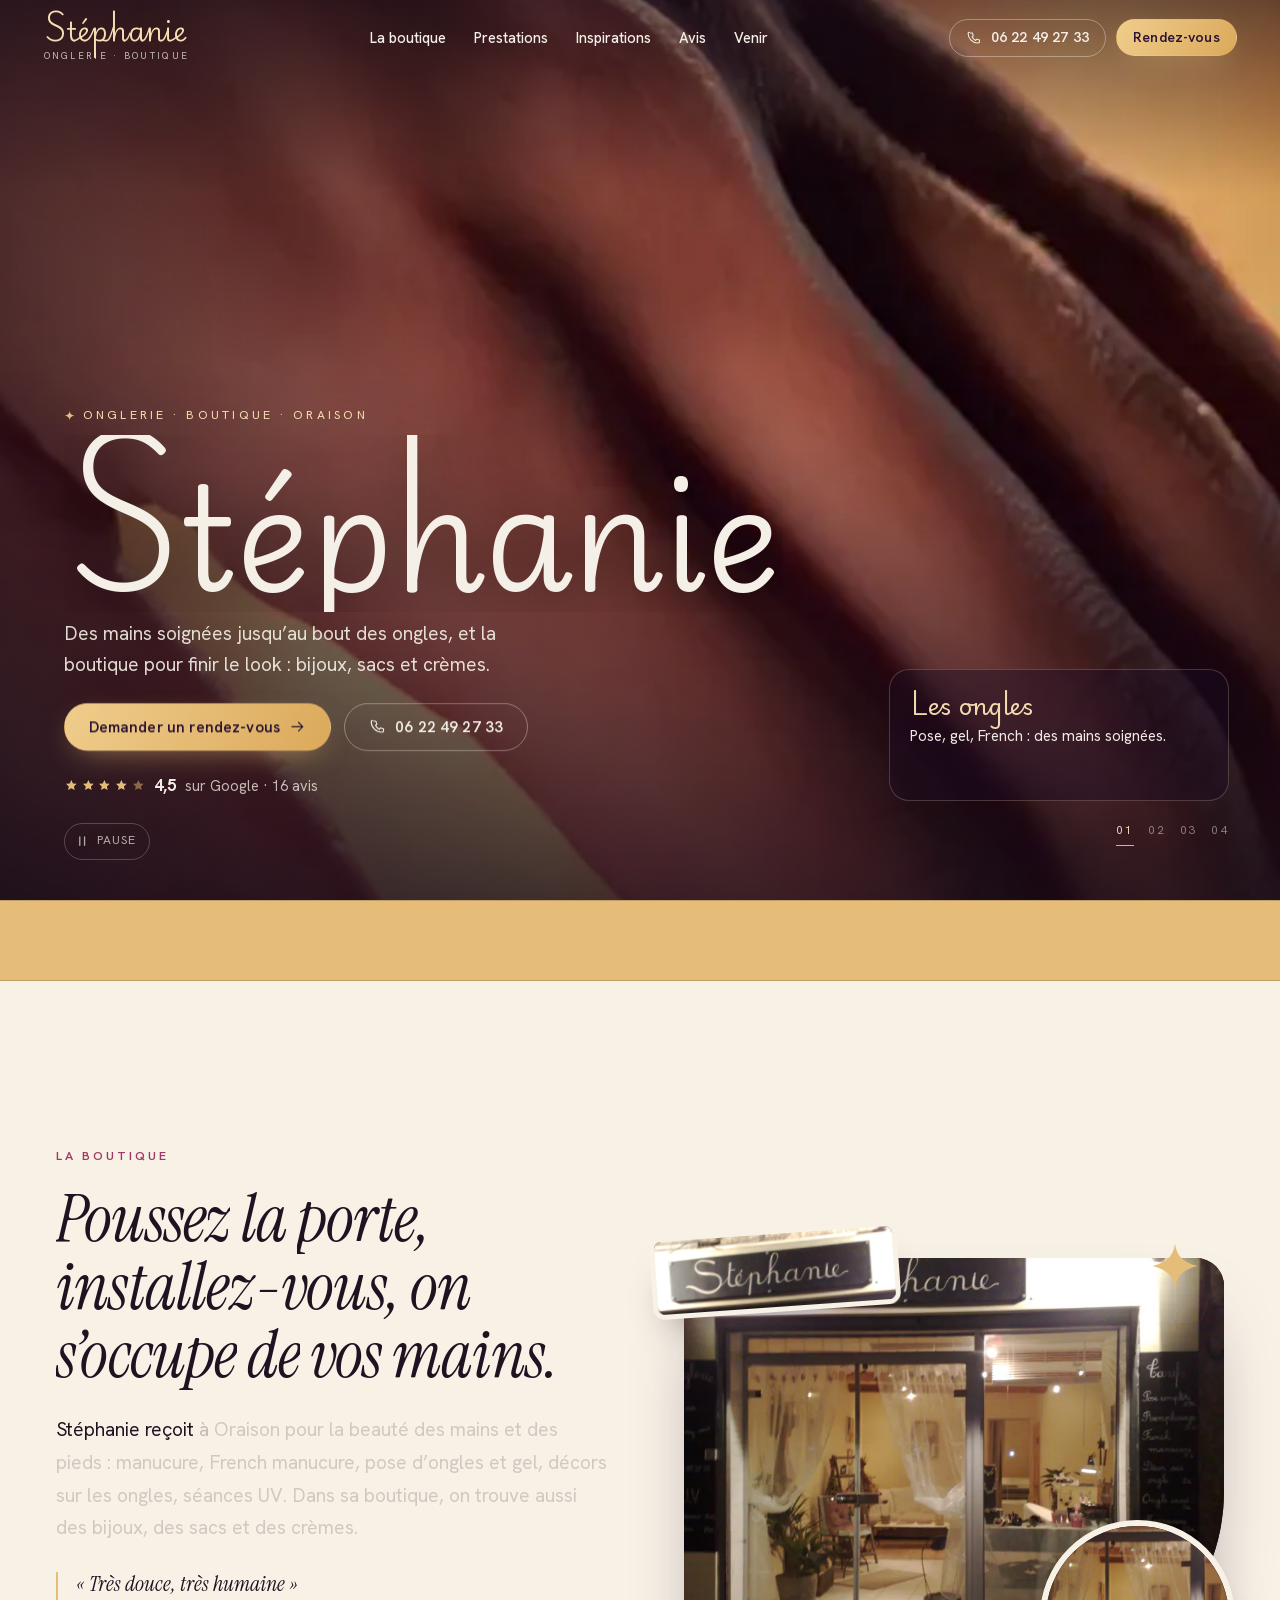
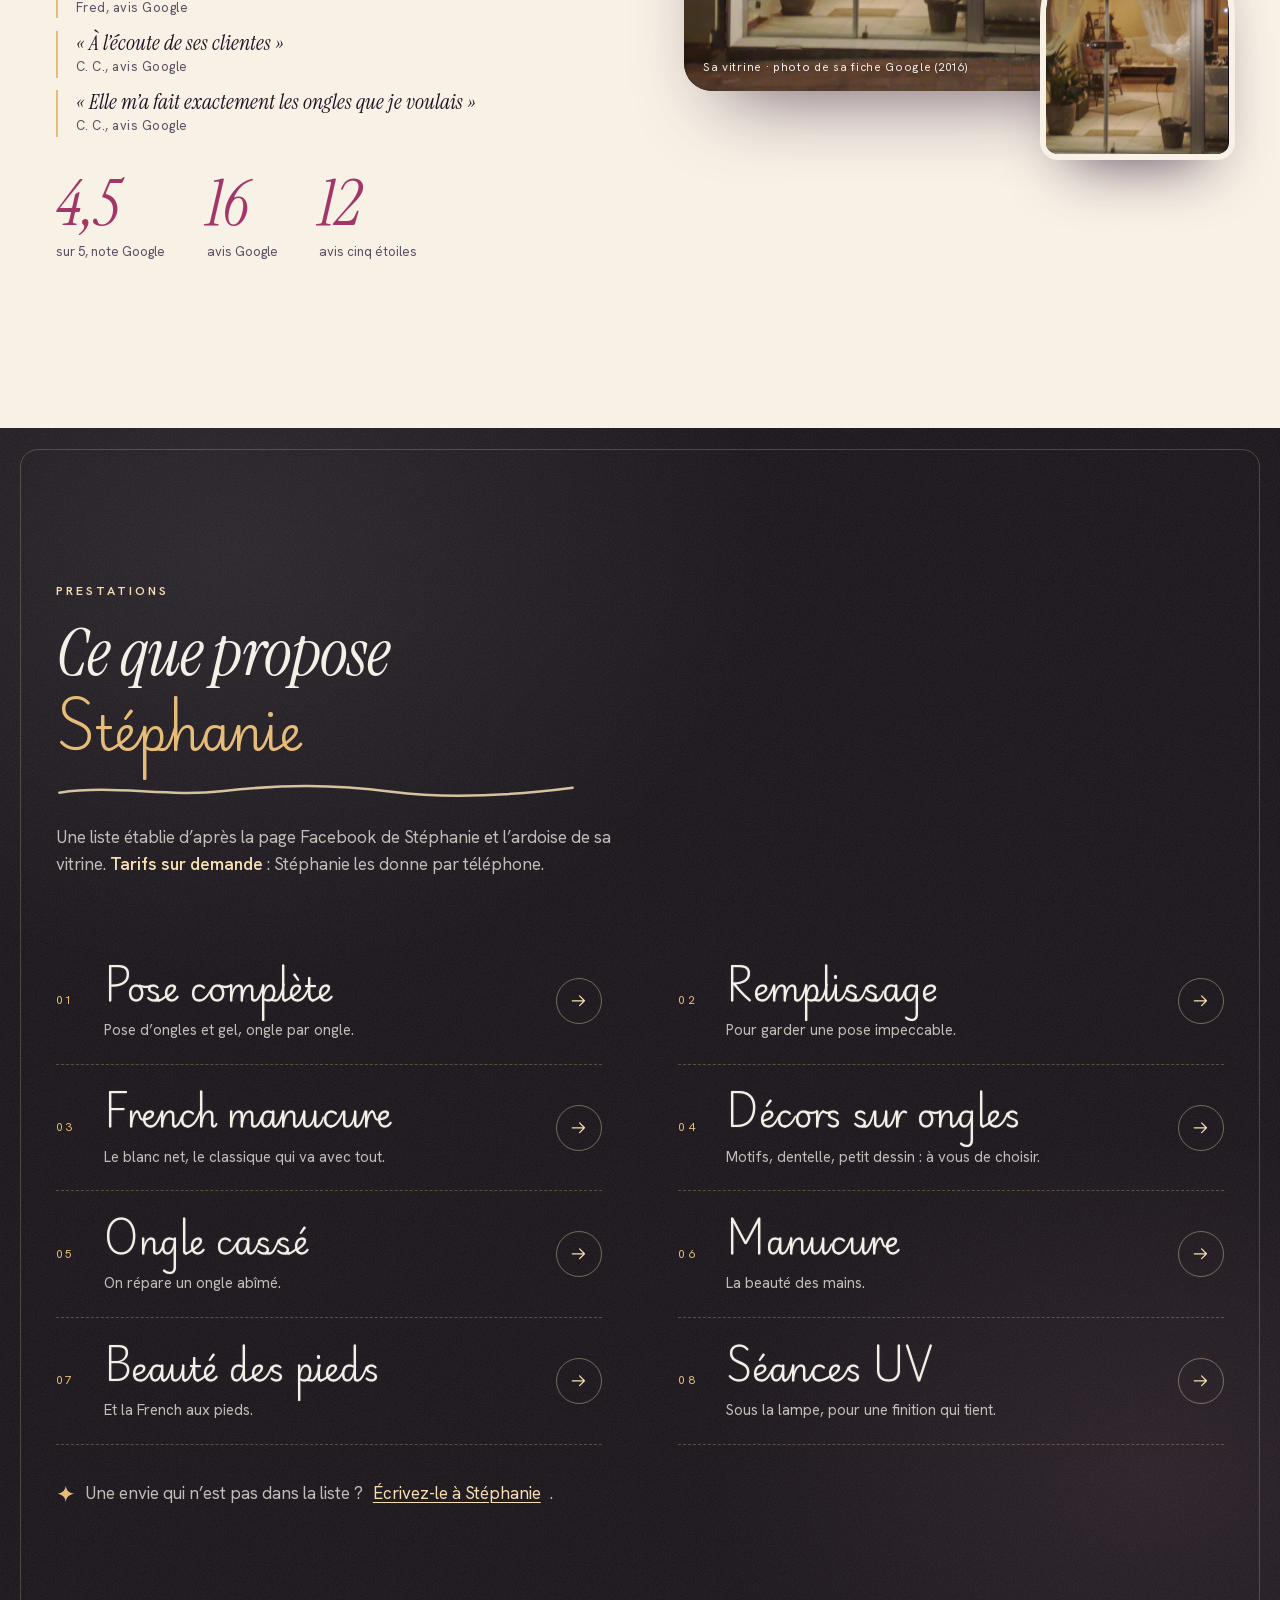
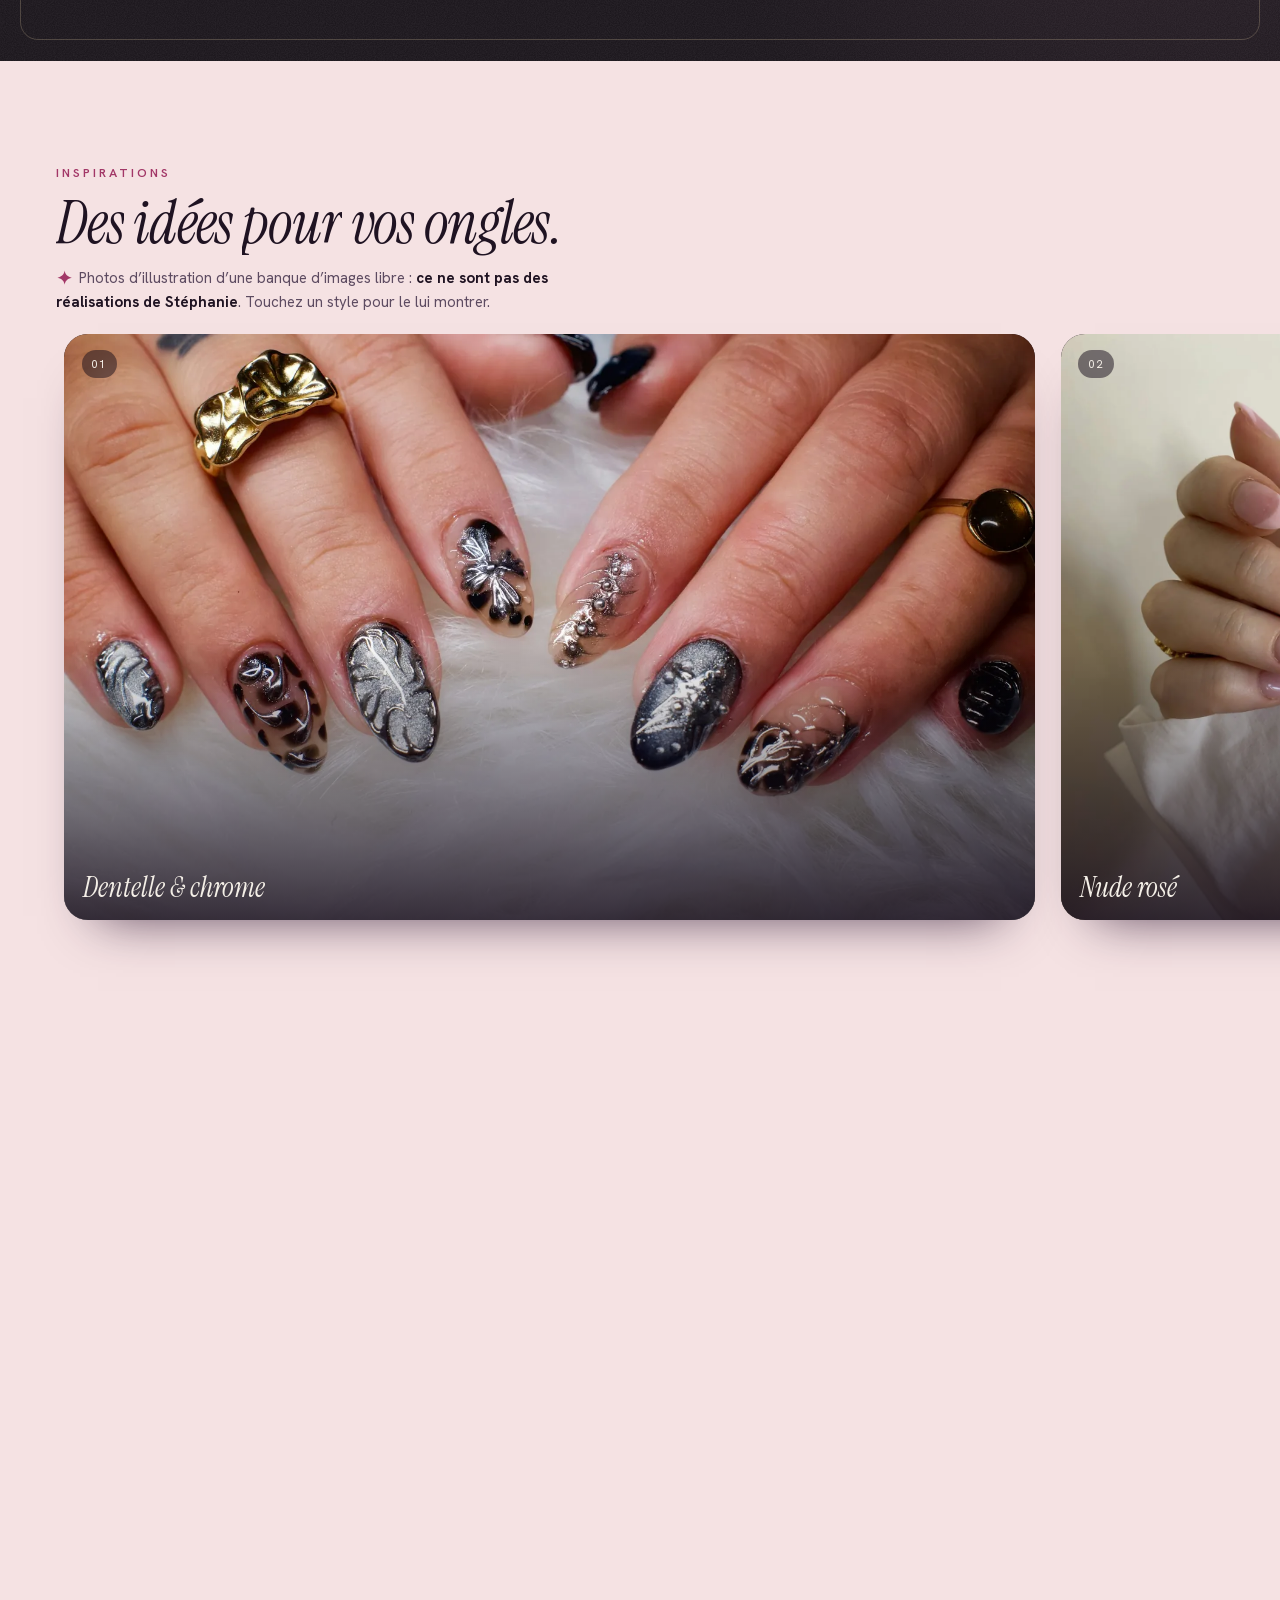
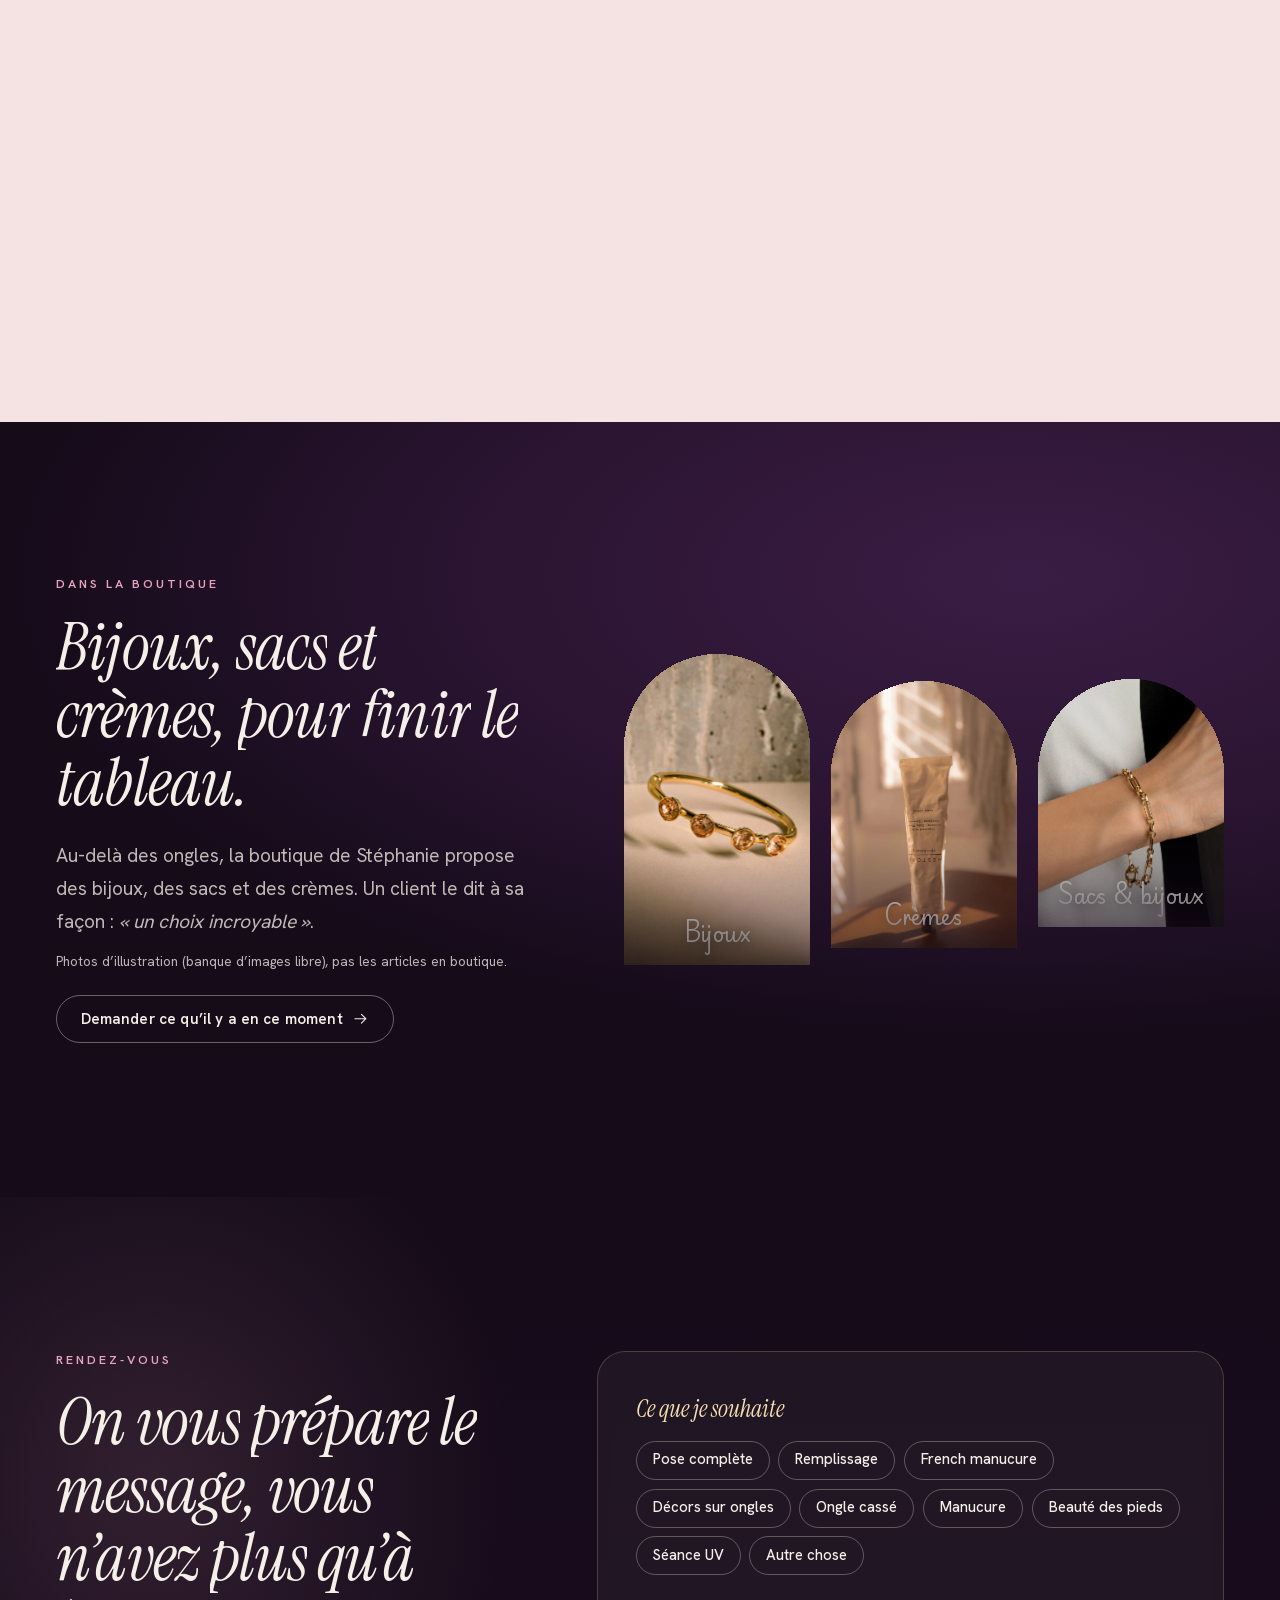
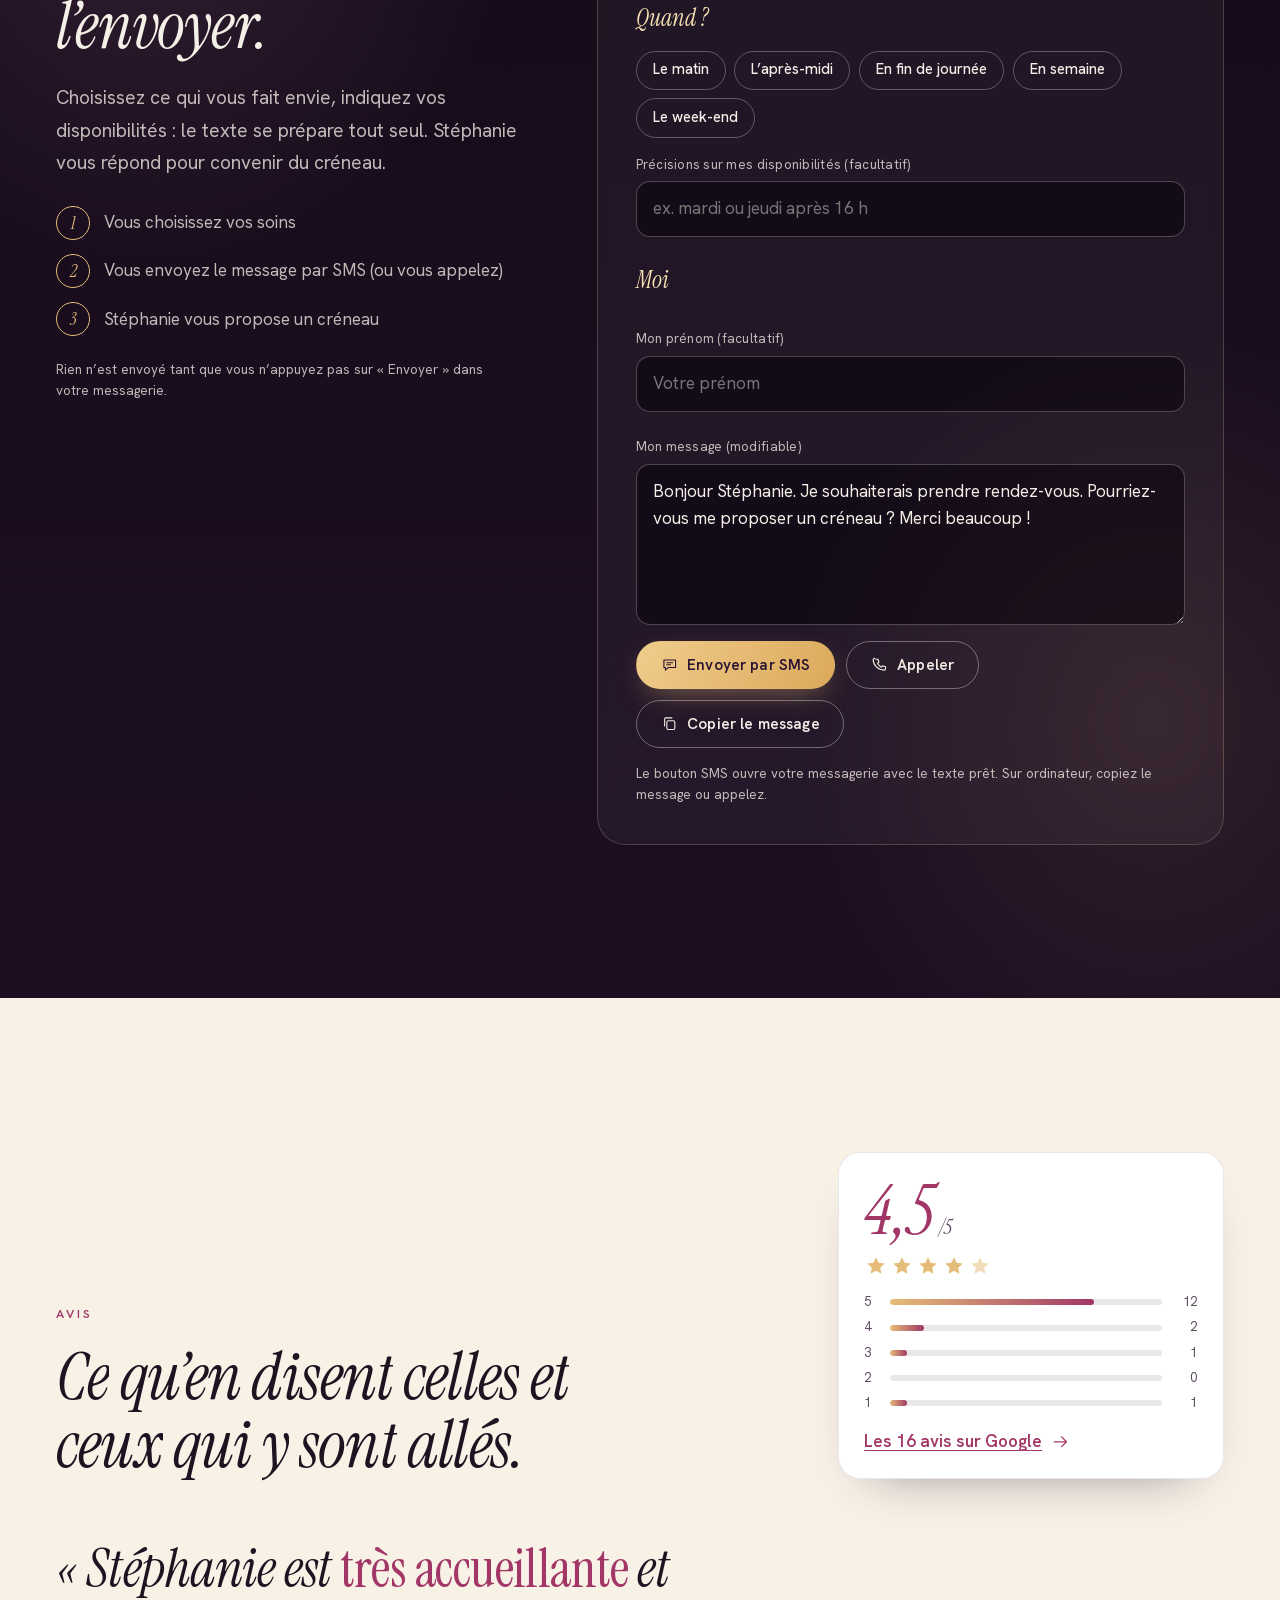
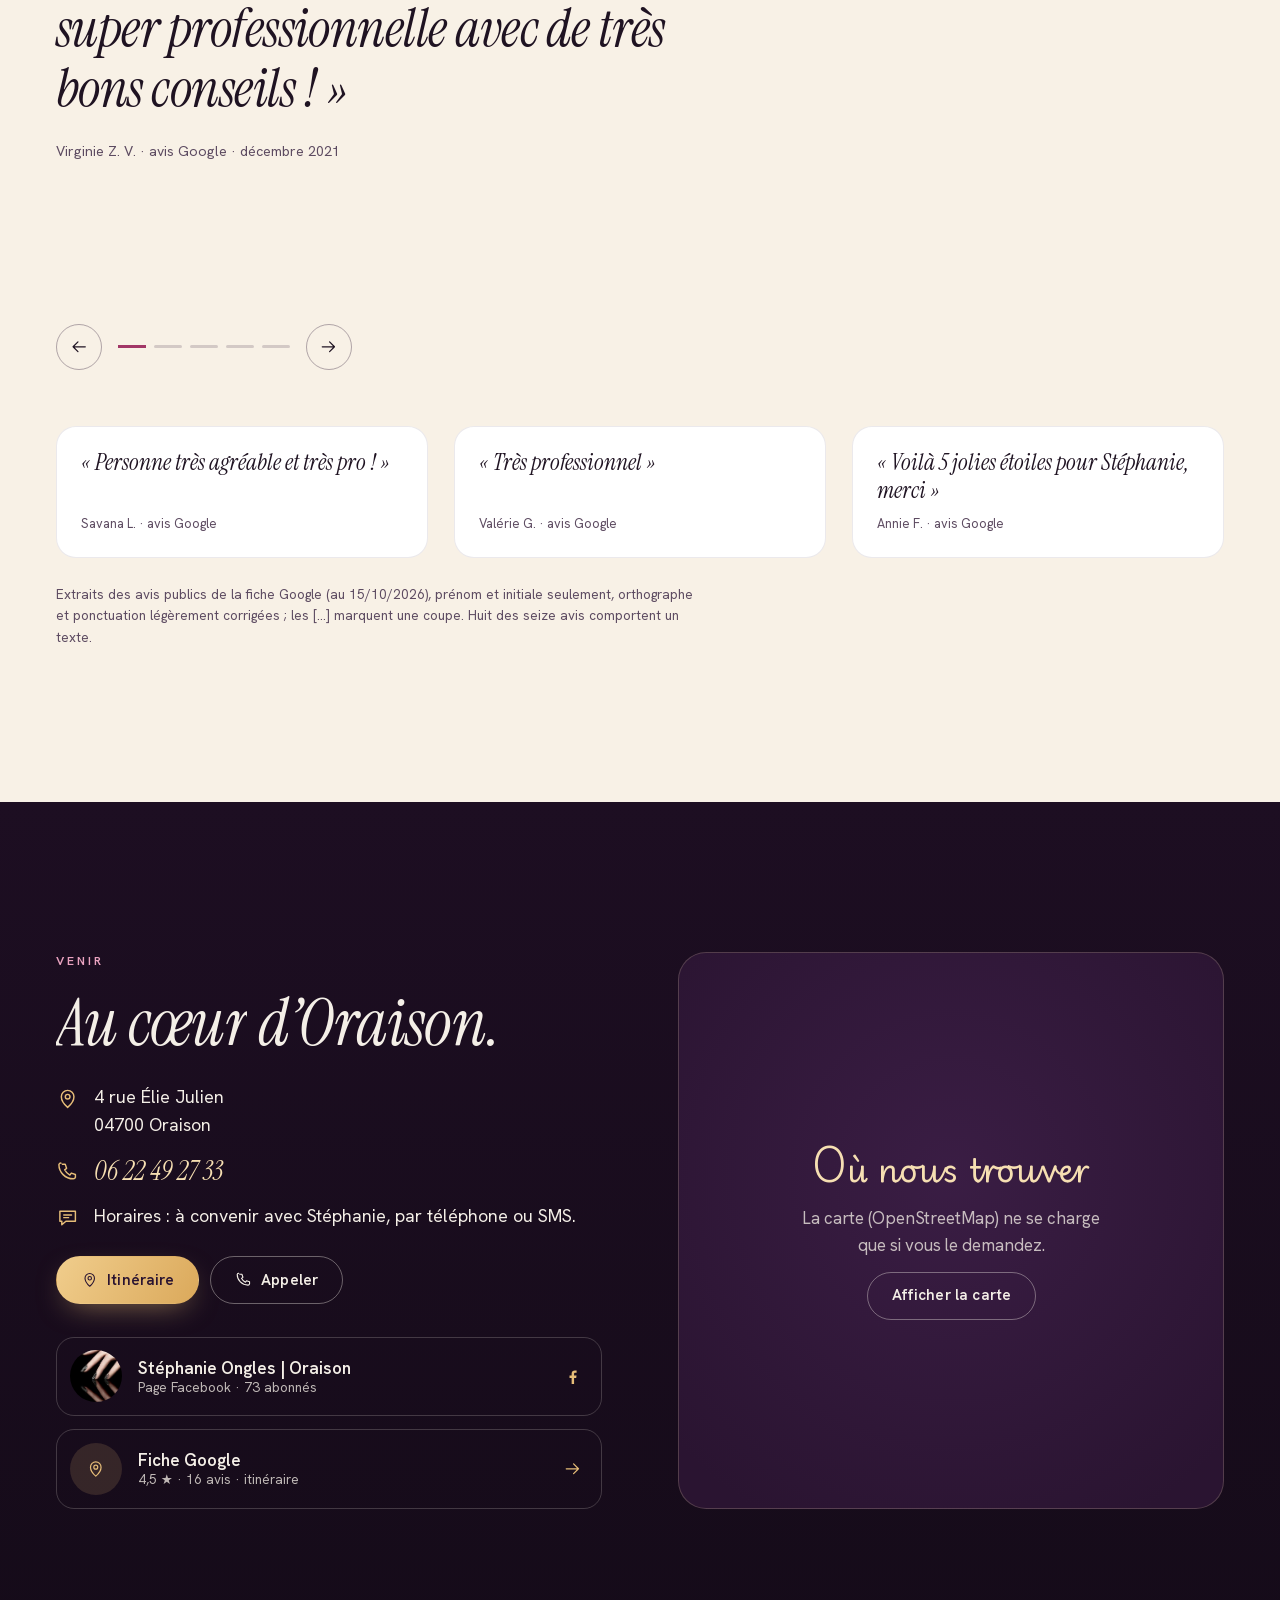
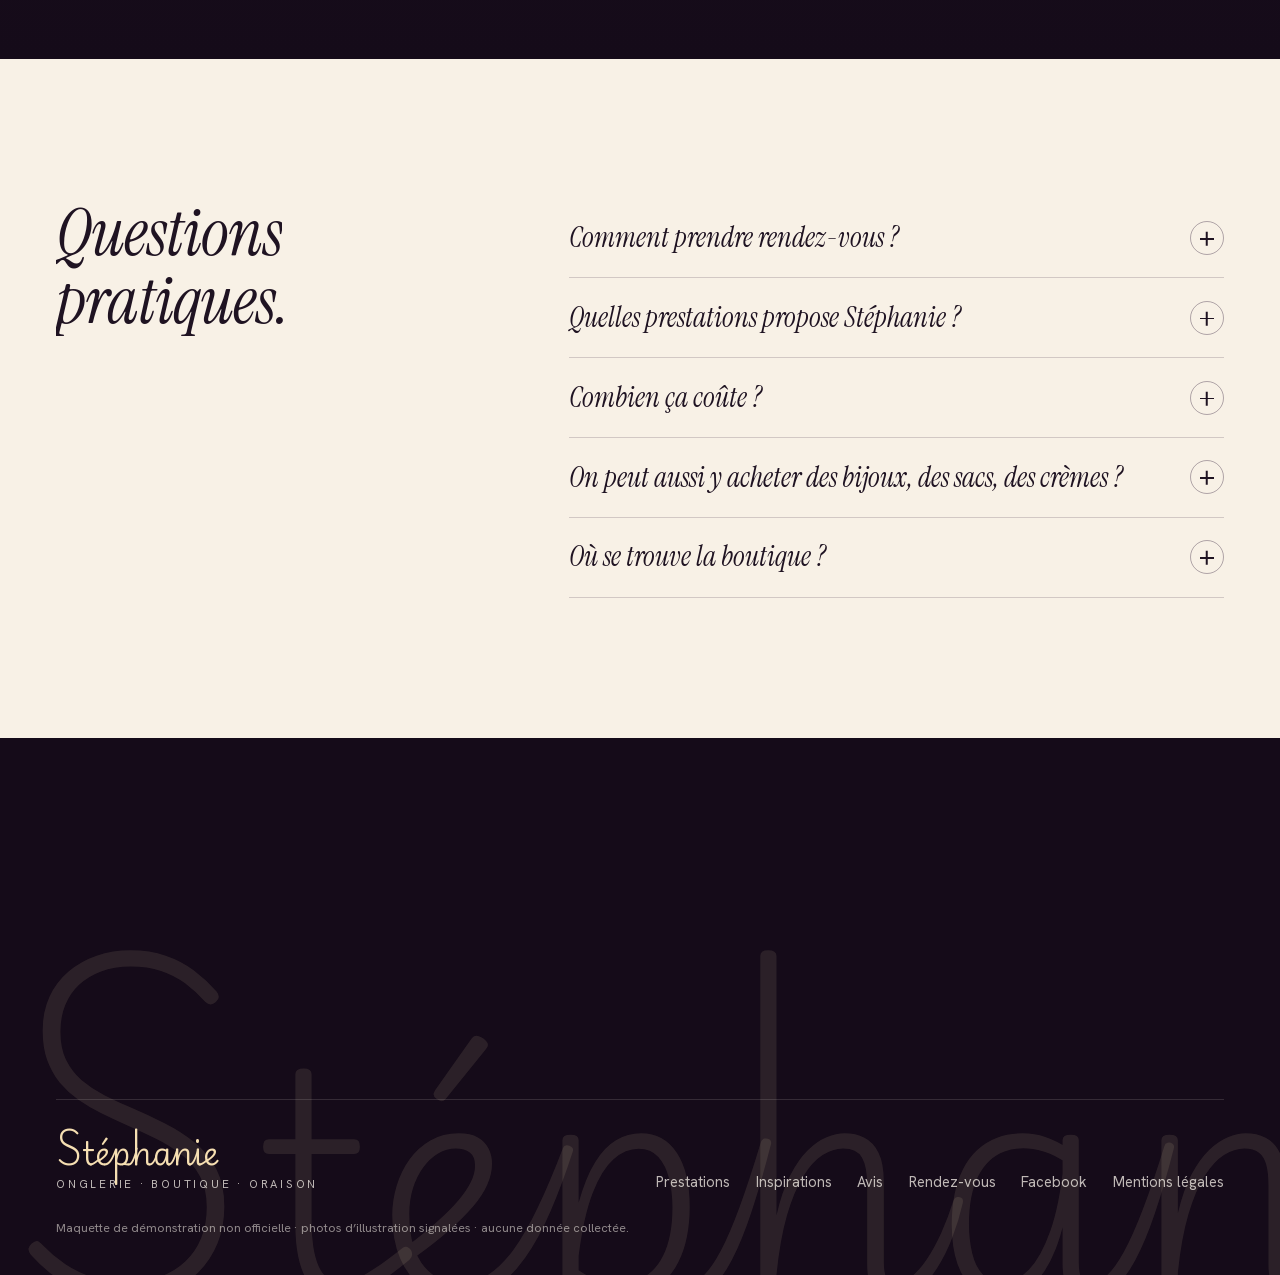
<file: index.html>
<!doctype html>
<html lang="fr">
<head>
<meta charset="utf-8">
<meta name="viewport" content="width=device-width, initial-scale=1, viewport-fit=cover">
<title>Stéphanie Ongles · onglerie et boutique à Oraison</title>
<meta name="description" content="Stéphanie, onglerie et boutique à Oraison (04) : pose d’ongles et gel, French manucure, décors, séances UV, beauté des mains et des pieds, bijoux, sacs et crèmes. Rendez-vous au 06 22 49 27 33.">
<meta name="robots" content="noindex, nofollow">
<meta name="theme-color" content="#170d1b">
<meta property="og:type" content="website">
<meta property="og:title" content="Stéphanie Ongles · onglerie et boutique à Oraison">
<meta property="og:description" content="Des mains soignées, des décors, des bijoux et des crèmes : la boutique de Stéphanie à Oraison.">
<meta property="og:image" content="assets/img/og.jpg">
<meta property="og:locale" content="fr_FR">
<link rel="icon" type="image/png" sizes="32x32" href="assets/img/favicon-32.png">
<link rel="apple-touch-icon" href="assets/img/apple-touch-icon.png">
<link rel="preload" href="assets/fonts/instrument-serif-latin.woff2" as="font" type="font/woff2" crossorigin>
<link rel="preload" href="assets/fonts/playwrite-fr-moderne-var.woff2" as="font" type="font/woff2" crossorigin>
<link rel="preload" href="assets/fonts/hanken-grotesk-latin-var.woff2" as="font" type="font/woff2" crossorigin>
<link rel="stylesheet" href="assets/vendor/lenis.css">
<link rel="stylesheet" href="assets/css/style.css?v=4">
<noscript><style>.loader{display:none}body.is-locked{overflow:auto}.hero__video{display:none}</style></noscript>
</head>
<body class="is-locked">

<svg width="0" height="0" style="position:absolute" aria-hidden="true" focusable="false">
  <defs>
    <symbol id="i-phone" viewBox="0 0 24 24"><path d="M6.6 3h2.9l1.4 4.2-2 1.5a12 12 0 0 0 5.4 5.4l1.5-2 4.2 1.4v2.9A2.2 2.2 0 0 1 17.8 18 14.8 14.8 0 0 1 3 3.2 2.2 2.2 0 0 1 5.2 1.8" fill="none" stroke="currentColor" stroke-width="1.5" stroke-linejoin="round" stroke-linecap="round" transform="translate(0 1.4)"/></symbol>
    <symbol id="i-sms" viewBox="0 0 24 24"><path d="M4 5.5h16v10.2H10.2L6 19.4v-3.7H4z" fill="none" stroke="currentColor" stroke-width="1.5" stroke-linejoin="round"/><path d="M8 9.2h8M8 12h5" stroke="currentColor" stroke-width="1.5" stroke-linecap="round"/></symbol>
    <symbol id="i-fb" viewBox="0 0 24 24"><path d="M13.6 21v-7.6h2.6l.4-3h-3V8.5c0-.9.3-1.5 1.6-1.5h1.5V4.3c-.3 0-1.2-.1-2.2-.1-2.3 0-3.9 1.4-3.9 4v2.2H8v3h2.6V21z" fill="currentColor"/></symbol>
    <symbol id="i-google" viewBox="0 0 24 24"><path d="M12 21s6.5-5.6 6.5-11A6.5 6.5 0 0 0 5.5 10c0 5.4 6.5 11 6.5 11z" fill="none" stroke="currentColor" stroke-width="1.5" stroke-linejoin="round"/><circle cx="12" cy="10" r="2.4" fill="none" stroke="currentColor" stroke-width="1.5"/></symbol>
    <symbol id="i-star" viewBox="0 0 24 24"><path d="M12 3.2l2.6 5.6 6.1.7-4.5 4.2 1.2 6-5.4-3-5.4 3 1.2-6L3.3 9.5l6.1-.7z" fill="currentColor"/></symbol>
    <symbol id="i-arrow" viewBox="0 0 24 24"><path d="M4 12h15M13 6l6 6-6 6" fill="none" stroke="currentColor" stroke-width="1.5" stroke-linecap="round" stroke-linejoin="round"/></symbol>
    <symbol id="i-pause" viewBox="0 0 24 24"><path d="M8 5v14M16 5v14" stroke="currentColor" stroke-width="2.2" stroke-linecap="round"/></symbol>
    <symbol id="i-play" viewBox="0 0 24 24"><path d="M8 5.5v13l11-6.5z" fill="currentColor"/></symbol>
    <symbol id="i-copy" viewBox="0 0 24 24"><rect x="8" y="8" width="11" height="12" rx="2" fill="none" stroke="currentColor" stroke-width="1.5"/><path d="M5 15V5.5A1.5 1.5 0 0 1 6.5 4H15" fill="none" stroke="currentColor" stroke-width="1.5" stroke-linecap="round"/></symbol>
    <symbol id="i-close" viewBox="0 0 24 24"><path d="M6 6l12 12M18 6L6 18" stroke="currentColor" stroke-width="1.6" stroke-linecap="round"/></symbol>
    <symbol id="i-sparkle" viewBox="0 0 24 24"><path d="M12 2c.7 5.2 3.1 8.3 10 10-6.9 1.7-9.3 4.8-10 10-.7-5.2-3.1-8.3-10-10C8.9 10.300 11.300 7.200 12 2z" fill="currentColor"/></symbol>
  </defs>
</svg>

<a class="skip" href="#main">Aller au contenu</a>

<!-- ============================================================ écran d'accueil : le rideau de la vitrine -->
<div class="loader" id="loader" aria-hidden="true">
  <div class="loader__panel loader__panel--l"></div>
  <div class="loader__panel loader__panel--r"></div>
  <div class="loader__mid">
    <p class="loader__sign" id="loaderSign">Stéphanie</p>
    <p class="loader__sub">Onglerie · Boutique · Oraison</p>
    <div class="loader__bar"><i id="loaderBar"></i></div>
  </div>
</div>
<div class="progress" id="progress" aria-hidden="true"><i></i></div>
<div class="glow" id="glow" aria-hidden="true"></div>

<!-- ============================================================ en-tête -->
<header class="head" id="head">
  <div class="head__in">
    <a class="logo" href="#top" aria-label="Stéphanie Ongles, retour en haut">
      <span class="logo__sig">Stéphanie</span><span class="logo__sub">onglerie · boutique</span>
    </a>
    <nav class="nav" aria-label="Navigation principale">
      <a href="#boutique">La boutique</a>
      <a href="#prestations">Prestations</a>
      <a href="#inspirations">Inspirations</a>
      <a href="#avis">Avis</a>
      <a href="#venir">Venir</a>
    </nav>
    <div class="head__act">
      <a class="btn btn--ghost btn--sm head__tel" href="tel:+33622492733" aria-label="Appeler Stéphanie au 06 22 49 27 33" data-magnetic><svg class="ico"><use href="#i-phone"/></svg><span>06 22 49 27 33</span></a>
      <a class="btn btn--gold btn--sm" href="#rdv" data-magnetic><span>Rendez-vous</span></a>
      <button class="burger" id="burger" type="button" aria-expanded="false" aria-controls="menu" aria-label="Ouvrir le menu"><i></i><i></i></button>
    </div>
  </div>
</header>
<div class="menu" id="menu" hidden>
  <nav class="menu__in" aria-label="Menu">
    <a href="#boutique"><b>01</b> La boutique</a>
    <a href="#prestations"><b>02</b> Prestations</a>
    <a href="#inspirations"><b>03</b> Inspirations</a>
    <a href="#avis"><b>04</b> Avis</a>
    <a href="#rdv"><b>05</b> Rendez-vous</a>
    <a href="#venir"><b>06</b> Venir</a>
    <p class="menu__foot"><a href="tel:+33622492733">06 22 49 27 33</a><span>4 rue Élie Julien · Oraison</span></p>
  </nav>
</div>

<main id="main">

<!-- ============================================================ héros : le film -->
<section class="hero" id="top" aria-label="Accueil">
  <div class="hero__stage" id="heroStage" data-cap="1">
    <div class="hero__media" id="heroMedia">
      <picture class="hero__poster" id="heroPoster">
        <source media="(max-width: 820px), (orientation: portrait)" srcset="assets/img/poster-mobile.webp">
        <img src="assets/img/poster-bureau.webp" alt="" width="1600" height="900" fetchpriority="high">
      </picture>
      <video class="hero__video" id="heroVideo" muted loop playsinline preload="auto" aria-hidden="true" tabindex="-1"></video>
      <div class="hero__veil"></div>
    </div>

    <div class="hero__copy">
      <p class="hero__eyebrow"><svg class="ico" aria-hidden="true"><use href="#i-sparkle"/></svg> Onglerie · Boutique · Oraison</p>
      <h1 class="hero__title"><span class="ln"><span class="script">Stéphanie</span></span><span class="sr"> — onglerie et boutique à Oraison</span></h1>
      <p class="hero__lead">Des mains soignées jusqu’au bout des ongles, et la boutique pour finir le look&nbsp;: bijoux, sacs et crèmes.</p>
      <div class="hero__cta">
        <a class="btn btn--gold" href="#rdv" data-magnetic><span>Demander un rendez-vous</span><svg class="ico"><use href="#i-arrow"/></svg></a>
        <a class="btn btn--ghost" href="tel:+33622492733" data-magnetic><svg class="ico"><use href="#i-phone"/></svg><span>06 22 49 27 33</span></a>
      </div>
      <a class="hero__rate" href="#avis"><span class="stars" aria-hidden="true"><svg><use href="#i-star"/></svg><svg><use href="#i-star"/></svg><svg><use href="#i-star"/></svg><svg><use href="#i-star"/></svg><svg class="half"><use href="#i-star"/></svg></span><b>4,5</b><span>sur Google · 16&nbsp;avis</span></a>
    </div>

    <div class="hero__caps" aria-hidden="true">
      <div class="cap cap--1 is-on"><p class="cap__k">Les ongles</p><p class="cap__t">Pose, gel, French&nbsp;: des mains soignées.</p></div>
      <div class="cap cap--2"><p class="cap__k">Les décors</p><p class="cap__t">Un motif, un trait fin, une dentelle de blanc.</p></div>
      <div class="cap cap--3"><p class="cap__k">Les crèmes</p><p class="cap__t">De quoi garder des mains douces.</p></div>
      <div class="cap cap--4"><p class="cap__k">Les bijoux</p><p class="cap__t">Et le petit détail qui finit le look.</p></div>
    </div>
    <ol class="hero__steps" aria-hidden="true"><li class="is-on">01</li><li>02</li><li>03</li><li>04</li></ol>
    <button class="hero__pause" id="heroPause" type="button" aria-pressed="false" aria-label="Mettre le film en pause"><svg class="ico" aria-hidden="true"><use href="#i-pause"/></svg><span>Pause</span></button>
    <a class="hero__cue" href="#boutique" aria-label="Descendre"><span>Entrez</span><i></i></a>
  </div>
</section>

<div class="marquee" aria-hidden="true">
  <div class="marquee__track">
    <span>Pose d’ongles</span><i></i><span>Gel</span><i></i><span>French manucure</span><i></i><span>Décors sur ongles</span><i></i><span>Séances UV</span><i></i><span>Beauté des mains et des pieds</span><i></i><span>Bijoux</span><i></i><span>Sacs</span><i></i><span>Crèmes</span><i></i>
  </div>
</div>

<!-- ============================================================ la boutique -->
<section class="shop" id="boutique" aria-labelledby="shopTitle">
  <div class="wrap shop__grid">
    <div class="shop__text">
      <p class="eyebrow">La boutique</p>
      <h2 id="shopTitle" class="h2" data-split-title>Poussez la porte, installez-vous, on s’occupe de vos mains.</h2>
      <p class="lead" id="manifestoText">Stéphanie reçoit à Oraison pour la beauté des mains et des pieds&nbsp;: manucure, French manucure, pose d’ongles et gel, décors sur les ongles, séances UV. Dans sa boutique, on trouve aussi des bijoux, des sacs et des crèmes.</p>
      <ul class="traits">
        <li><b>« Très douce, très humaine »</b><span>Fred, avis Google</span></li>
        <li><b>« À l’écoute de ses clientes »</b><span>C.&nbsp;C., avis Google</span></li>
        <li><b>« Elle m’a fait exactement les ongles que je voulais »</b><span>C.&nbsp;C., avis Google</span></li>
      </ul>
      <div class="stats">
        <p><b data-count="4.5" data-dec="1">4,5</b><span>sur 5, note Google</span></p>
        <p><b data-count="16">16</b><span>avis Google</span></p>
        <p><b data-count="12">12</b><span>avis cinq étoiles</span></p>
      </div>
    </div>
    <div class="shop__figs">
      <figure class="shop__a" data-reveal="mask">
        <img data-parallax="0.08" src="assets/img/devanture-1800.webp" srcset="assets/img/devanture-900.webp 900w, assets/img/devanture-1800.webp 1800w" sizes="(max-width: 900px) 92vw, 46vw" width="1800" height="1350" loading="lazy" alt="La vitrine éclairée de la boutique de Stéphanie, enseigne cursive « Stéphanie », rideaux de voile, plantes et bijoux visibles à l’intérieur.">
        <figcaption>Sa vitrine · photo de sa fiche Google (2016)</figcaption>
      </figure>
      <figure class="shop__b" data-reveal="mask" data-tilt-host>
        <img data-tilt src="assets/img/interieur-portrait-900.webp" width="900" height="1089" loading="lazy" alt="L’intérieur de la boutique à travers la vitrine : canapé blanc, plantes, table de bijoux, lumière chaude.">
      </figure>
      <figure class="shop__c" aria-hidden="true"><img src="assets/img/enseigne-1100.webp" width="1140" height="350" loading="lazy" alt=""></figure>
      <svg class="shop__spark" aria-hidden="true"><use href="#i-sparkle"/></svg>
    </div>
  </div>
</section>

<!-- ============================================================ prestations : l'ardoise -->
<section class="slate" id="prestations" aria-labelledby="slateTitle">
  <div class="wrap">
    <p class="eyebrow eyebrow--chalk">Prestations</p>
    <h2 id="slateTitle" class="h2 h2--chalk">Ce que propose <span class="script">Stéphanie</span></h2>
    <svg class="chalk-line" id="chalkLine" viewBox="0 0 620 24" preserveAspectRatio="none" aria-hidden="true"><path d="M4 14C70 4 130 20 200 12S330 4 400 13 540 18 616 8" fill="none" stroke="currentColor" stroke-width="3" stroke-linecap="round"/></svg>
    <p class="slate__intro">Une liste établie d’après la page Facebook de Stéphanie et l’ardoise de sa vitrine. <b>Tarifs sur demande</b>&nbsp;: Stéphanie les donne par téléphone.</p>

    <ol class="lignes" id="lignes">
      <li class="ligne" data-id="pose" data-name="Pose complète" data-phrase="une pose complète">
        <span class="ligne__n">01</span>
        <div class="ligne__t"><h3 class="chalk">Pose complète</h3><p>Pose d’ongles et gel, ongle par ongle.</p></div>
        <button class="ligne__b" type="button" data-pick="pose" aria-label="Demander une pose complète"><svg class="ico"><use href="#i-arrow"/></svg></button>
      </li>
      <li class="ligne" data-id="remplissage" data-name="Remplissage" data-phrase="un remplissage">
        <span class="ligne__n">02</span>
        <div class="ligne__t"><h3 class="chalk">Remplissage</h3><p>Pour garder une pose impeccable.</p></div>
        <button class="ligne__b" type="button" data-pick="remplissage" aria-label="Demander un remplissage"><svg class="ico"><use href="#i-arrow"/></svg></button>
      </li>
      <li class="ligne" data-id="french" data-name="French manucure" data-phrase="une French manucure">
        <span class="ligne__n">03</span>
        <div class="ligne__t"><h3 class="chalk">French manucure</h3><p>Le blanc net, le classique qui va avec tout.</p></div>
        <button class="ligne__b" type="button" data-pick="french" aria-label="Demander une French manucure"><svg class="ico"><use href="#i-arrow"/></svg></button>
      </li>
      <li class="ligne" data-id="decors" data-name="Décors sur ongles" data-phrase="des décors sur les ongles">
        <span class="ligne__n">04</span>
        <div class="ligne__t"><h3 class="chalk">Décors sur ongles</h3><p>Motifs, dentelle, petit dessin&nbsp;: à vous de choisir.</p></div>
        <button class="ligne__b" type="button" data-pick="decors" aria-label="Demander des décors sur les ongles"><svg class="ico"><use href="#i-arrow"/></svg></button>
      </li>
      <li class="ligne" data-id="casse" data-name="Ongle cassé" data-phrase="la réparation d’un ongle cassé">
        <span class="ligne__n">05</span>
        <div class="ligne__t"><h3 class="chalk">Ongle cassé</h3><p>On répare un ongle abîmé.</p></div>
        <button class="ligne__b" type="button" data-pick="casse" aria-label="Demander la réparation d’un ongle cassé"><svg class="ico"><use href="#i-arrow"/></svg></button>
      </li>
      <li class="ligne" data-id="manucure" data-name="Manucure" data-phrase="une manucure">
        <span class="ligne__n">06</span>
        <div class="ligne__t"><h3 class="chalk">Manucure</h3><p>La beauté des mains.</p></div>
        <button class="ligne__b" type="button" data-pick="manucure" aria-label="Demander une manucure"><svg class="ico"><use href="#i-arrow"/></svg></button>
      </li>
      <li class="ligne" data-id="pieds" data-name="Beauté des pieds" data-phrase="une beauté des pieds (French aux pieds)">
        <span class="ligne__n">07</span>
        <div class="ligne__t"><h3 class="chalk">Beauté des pieds</h3><p>Et la French aux pieds.</p></div>
        <button class="ligne__b" type="button" data-pick="pieds" aria-label="Demander une beauté des pieds"><svg class="ico"><use href="#i-arrow"/></svg></button>
      </li>
      <li class="ligne" data-id="uv" data-name="Séance UV" data-phrase="une séance UV">
        <span class="ligne__n">08</span>
        <div class="ligne__t"><h3 class="chalk">Séances UV</h3><p>Sous la lampe, pour une finition qui tient.</p></div>
        <button class="ligne__b" type="button" data-pick="uv" aria-label="Demander une séance UV"><svg class="ico"><use href="#i-arrow"/></svg></button>
      </li>
    </ol>
    <p class="slate__foot"><svg class="ico" aria-hidden="true"><use href="#i-sparkle"/></svg> Une envie qui n’est pas dans la liste&nbsp;? <a href="#rdv" data-pick="autre">Écrivez-le à Stéphanie</a>.</p>
  </div>
</section>

<!-- ============================================================ inspirations -->
<section class="insp" id="inspirations" aria-labelledby="inspTitle">
  <div class="insp__pin" id="railPin">
    <div class="insp__head wrap">
      <p class="eyebrow">Inspirations</p>
      <h2 id="inspTitle" class="h2" data-split-title>Des idées pour vos ongles.</h2>
      <p class="insp__note"><svg class="ico" aria-hidden="true"><use href="#i-sparkle"/></svg>Photos d’illustration d’une banque d’images libre&nbsp;: <b>ce ne sont pas des réalisations de Stéphanie</b>. Touchez un style pour le lui montrer.</p>
    </div>
    <div class="rail" id="rail">
      <ul class="rail__track" id="railTrack">
        <li><button class="rc" type="button" data-style="Dentelle et chrome"><img src="assets/img/insp-dentelle.webp" width="1600" height="966" loading="lazy" alt="Ongles en amande, décors chromés et dentelle, posés sur une fourrure blanche"><span class="rc__n">01</span><span class="rc__t">Dentelle &amp; chrome</span></button></li>
        <li><button class="rc rc--tall" type="button" data-style="Nude rosé"><img src="assets/img/insp-douceur.webp" width="1000" height="1334" loading="lazy" alt="Main aux ongles nude rosé, manche blanche"><span class="rc__n">02</span><span class="rc__t">Nude rosé</span></button></li>
        <li><button class="rc" type="button" data-style="Noir et écaille"><img src="assets/img/insp-ecaille.webp" width="1600" height="1066" loading="lazy" alt="Ongles noirs et écaille de tortue, pull gris"><span class="rc__n">03</span><span class="rc__t">Noir &amp; écaille</span></button></li>
        <li><button class="rc rc--tall" type="button" data-style="Bleu nuit et or"><img src="assets/img/insp-bleu-or.webp" width="1000" height="1250" loading="lazy" alt="Ongles bleu nuit et or, manches froncées blanches"><span class="rc__n">04</span><span class="rc__t">Bleu nuit &amp; or</span></button></li>
        <li><button class="rc" type="button" data-style="Nude et bagues"><img src="assets/img/insp-nude.webp" width="1600" height="1200" loading="lazy" alt="Ongles nude, bagues, col de fourrure noire"><span class="rc__n">05</span><span class="rc__t">Nude &amp; bagues</span></button></li>
        <li><button class="rc" type="button" data-style="Motifs d’hiver"><img src="assets/img/insp-arbres.webp" width="1500" height="1166" loading="lazy" alt="Ongles aux motifs d’hiver, petits arbres blancs sur bleu"><span class="rc__n">06</span><span class="rc__t">Motifs d’hiver</span></button></li>
        <li><button class="rc" type="button" data-style="Séance sous lampe UV"><img src="assets/img/insp-seance.webp" width="1600" height="1066" loading="lazy" alt="Séance de manucure sous une lampe UV"><span class="rc__n">07</span><span class="rc__t">Sous la lampe UV</span></button></li>
      </ul>
    </div>
  </div>
</section>

<dialog class="lb" id="lightbox" aria-label="Aperçu d’un style">
  <button class="lb__x" type="button" id="lbClose" aria-label="Fermer"><svg class="ico"><use href="#i-close"/></svg></button>
  <figure class="lb__fig"><img id="lbImg" alt=""><figcaption id="lbCap"></figcaption></figure>
  <p class="lb__note">Photo d’illustration (banque d’images libre), pas une réalisation de Stéphanie.</p>
  <a class="btn btn--gold" id="lbGo" href="#rdv"><span>Je veux ce style</span><svg class="ico"><use href="#i-arrow"/></svg></a>
</dialog>

<!-- ============================================================ bijoux, sacs, crèmes -->
<section class="objets" id="objets" aria-labelledby="objTitle">
  <div class="wrap objets__grid">
    <div class="objets__text">
      <p class="eyebrow eyebrow--rose">Dans la boutique</p>
      <h2 id="objTitle" class="h2 h2--light" data-split-title>Bijoux, sacs et crèmes, pour finir le tableau.</h2>
      <p class="lead lead--light">Au-delà des ongles, la boutique de Stéphanie propose des bijoux, des sacs et des crèmes. Un client le dit à sa façon&nbsp;: <i>« un choix incroyable »</i>.</p>
      <p class="mini">Photos d’illustration (banque d’images libre), pas les articles en boutique.</p>
      <a class="btn btn--ghost" href="#rdv" data-pick="autre" data-magnetic><span>Demander ce qu’il y a en ce moment</span><svg class="ico"><use href="#i-arrow"/></svg></a>
    </div>
    <div class="objets__figs">
      <figure class="arch arch--a" data-reveal="mask"><img data-parallax="0.1" src="assets/img/bijou-bracelet.webp" width="1100" height="1650" loading="lazy" alt="Un bracelet doré serti de pierres claires, lumière chaude"><figcaption>Bijoux</figcaption></figure>
      <figure class="arch arch--b" data-reveal="mask"><img data-parallax="-0.08" src="assets/img/creme-tube.webp" width="1000" height="1503" loading="lazy" alt="Un tube de crème posé sur une table, soleil du soir"><figcaption>Crèmes</figcaption></figure>
      <figure class="arch arch--c" data-reveal="mask"><img data-parallax="0.06" src="assets/img/bijou-chaine.webp" width="1000" height="1250" loading="lazy" alt="Un poignet fin orné d’un bracelet chaîne doré"><figcaption>Sacs &amp; bijoux</figcaption></figure>
    </div>
  </div>
</section>

<!-- ============================================================ rendez-vous : composeur de message -->
<section class="rdv" id="rdv" aria-labelledby="rdvTitle">
  <div class="wrap rdv__grid">
    <div class="rdv__intro">
      <p class="eyebrow eyebrow--rose">Rendez-vous</p>
      <h2 id="rdvTitle" class="h2 h2--light" data-split-title>On vous prépare le message, vous n’avez plus qu’à l’envoyer.</h2>
      <p class="lead lead--light">Choisissez ce qui vous fait envie, indiquez vos disponibilités&nbsp;: le texte se prépare tout seul. Stéphanie vous répond pour convenir du créneau.</p>
      <ol class="how">
        <li><b>1</b><span>Vous choisissez vos soins</span></li>
        <li><b>2</b><span>Vous envoyez le message par SMS (ou vous appelez)</span></li>
        <li><b>3</b><span>Stéphanie vous propose un créneau</span></li>
      </ol>
      <p class="mini">Rien n’est envoyé tant que vous n’appuyez pas sur «&nbsp;Envoyer&nbsp;» dans votre messagerie.</p>
    </div>

    <form class="compose" id="compose" autocomplete="off" novalidate>
      <fieldset class="compose__f"><legend>Ce que je souhaite</legend>
        <div class="chips" id="chipsSoin"></div>
      </fieldset>
      <fieldset class="compose__f"><legend>Quand&nbsp;?</legend>
        <div class="chips" id="chipsQuand">
          <button type="button" class="chip" data-q="le matin" aria-pressed="false">Le matin</button>
          <button type="button" class="chip" data-q="l’après-midi" aria-pressed="false">L’après-midi</button>
          <button type="button" class="chip" data-q="en fin de journée" aria-pressed="false">En fin de journée</button>
          <button type="button" class="chip" data-q="en semaine" aria-pressed="false">En semaine</button>
          <button type="button" class="chip" data-q="le week-end" aria-pressed="false">Le week-end</button>
        </div>
        <label class="field"><span>Précisions sur mes disponibilités (facultatif)</span><input id="cDispo" type="text" placeholder="ex. mardi ou jeudi après 16 h" maxlength="120"></label>
      </fieldset>
      <fieldset class="compose__f"><legend>Moi</legend>
        <label class="field"><span>Mon prénom (facultatif)</span><input id="cPrenom" type="text" placeholder="Votre prénom" maxlength="40" autocomplete="given-name"></label>
      </fieldset>
      <div class="compose__f">
        <label class="field field--msg"><span>Mon message (modifiable)</span><textarea id="cMsg" rows="5"></textarea></label>
        <div class="compose__act">
          <a class="btn btn--gold" id="smsGo" href="sms:+33622492733" data-magnetic><svg class="ico"><use href="#i-sms"/></svg><span>Envoyer par SMS</span></a>
          <a class="btn btn--ghost" href="tel:+33622492733" data-magnetic><svg class="ico"><use href="#i-phone"/></svg><span>Appeler</span></a>
          <button class="btn btn--ghost" id="copyMsg" type="button"><svg class="ico"><use href="#i-copy"/></svg><span>Copier le message</span></button>
        </div>
        <p class="compose__hint" id="composeHint" aria-live="polite">Le bouton SMS ouvre votre messagerie avec le texte prêt. Sur ordinateur, copiez le message ou appelez.</p>
      </div>
    </form>
  </div>
</section>

<!-- ============================================================ avis -->
<section class="avis" id="avis" aria-labelledby="avisTitle">
  <div class="wrap avis__top">
    <div>
      <p class="eyebrow">Avis</p>
      <h2 id="avisTitle" class="h2" data-split-title>Ce qu’en disent celles et ceux qui y sont allés.</h2>
    </div>
    <div class="score" role="group" aria-label="Note Google : 4,5 sur 5, 16 avis">
      <p class="score__n"><b>4,5</b><span>/5</span></p>
      <p class="stars stars--lg" aria-hidden="true"><svg><use href="#i-star"/></svg><svg><use href="#i-star"/></svg><svg><use href="#i-star"/></svg><svg><use href="#i-star"/></svg><svg class="half"><use href="#i-star"/></svg></p>
      <ul class="bars" aria-hidden="true">
        <li><span>5</span><i style="--w:75%"></i><em>12</em></li>
        <li><span>4</span><i style="--w:12.5%"></i><em>2</em></li>
        <li><span>3</span><i style="--w:6.25%"></i><em>1</em></li>
        <li><span>2</span><i style="--w:0%"></i><em>0</em></li>
        <li><span>1</span><i style="--w:6.25%"></i><em>1</em></li>
      </ul>
      <a class="link" href="https://www.google.com/maps/place/Stephanie+Ongles/@43.9161987,5.9191943,17z/data=!3m1!4b1!4m6!3m5!1s0x12cbc7c781d3b345:0xab5d13151b203abe!8m2!3d43.9161987!4d5.9191943!16s%2Fg%2F1tf4_8hg" target="_blank" rel="noopener">Les 16 avis sur Google <svg class="ico"><use href="#i-arrow"/></svg></a>
    </div>
  </div>

  <div class="wrap">
    <div class="bigq" id="bigq" aria-live="off">
      <blockquote class="bigq__item is-on"><p>« Stéphanie est <mark>très accueillante</mark> et super professionnelle avec de très bons conseils&nbsp;! »</p><footer>Virginie Z.&nbsp;V. · avis Google · décembre 2021</footer></blockquote>
      <blockquote class="bigq__item"><p>« C’est une personne très gentille, <mark>douce</mark>, très professionnelle et à l’écoute de ses clientes. Elle m’a fait <mark>exactement les ongles que je voulais</mark>. »</p><footer>C.&nbsp;C. · avis Google · août 2022 · de passage à Oraison en vacances, elle a obtenu un rendez-vous sans problème</footer></blockquote>
      <blockquote class="bigq__item"><p>« Stéphanie, personne <mark>très douce, très humaine</mark> et de très bons conseils […] un choix incroyable […] Bravo et merci&nbsp;! »</p><footer>Fred · avis Google · février 2025 · au sujet des objets de la boutique</footer></blockquote>
      <blockquote class="bigq__item"><p>« Ongle <mark>super bien fait</mark>, personne très gentille. Venez nombreux. »</p><footer>Valérie F. · avis Google</footer></blockquote>
      <blockquote class="bigq__item"><p>« Au top. C’est <mark>un plaisir à chaque fois</mark>. »</p><footer>Angélique S. · avis Google</footer></blockquote>
      <div class="bigq__ui">
        <button class="bigq__b" id="bigqPrev" type="button" aria-label="Avis précédent"><svg class="ico flip"><use href="#i-arrow"/></svg></button>
        <ol class="bigq__dots" id="bigqDots" aria-hidden="true"></ol>
        <button class="bigq__b" id="bigqNext" type="button" aria-label="Avis suivant"><svg class="ico"><use href="#i-arrow"/></svg></button>
      </div>
    </div>
    <ul class="mini-avis">
      <li><p>« Personne très agréable et très pro&nbsp;! »</p><span>Savana L. · avis Google</span></li>
      <li><p>« Très professionnel »</p><span>Valérie G. · avis Google</span></li>
      <li><p>« Voilà 5 jolies étoiles pour Stéphanie, merci »</p><span>Annie F. · avis Google</span></li>
    </ul>
    <p class="mini avis__note">Extraits des avis publics de la fiche Google (au 15/10/2026), prénom et initiale seulement, orthographe et ponctuation légèrement corrigées ; les […] marquent une coupe. Huit des seize avis comportent un texte.</p>
  </div>
</section>

<!-- ============================================================ venir + réseaux -->
<section class="come" id="venir" aria-labelledby="comeTitle">
  <div class="wrap come__grid">
    <div class="come__text">
      <p class="eyebrow eyebrow--rose">Venir</p>
      <h2 id="comeTitle" class="h2 h2--light" data-split-title>Au cœur d’Oraison.</h2>
      <address class="come__addr">
        <p class="come__line"><svg class="ico"><use href="#i-google"/></svg><span>4 rue Élie Julien<br>04700 Oraison</span></p>
        <p class="come__line"><svg class="ico"><use href="#i-phone"/></svg><a href="tel:+33622492733">06 22 49 27 33</a></p>
        <p class="come__line"><svg class="ico"><use href="#i-sms"/></svg><span>Horaires&nbsp;: à convenir avec Stéphanie, par téléphone ou SMS.</span></p>
      </address>
      <div class="come__btns">
        <a class="btn btn--gold" href="https://www.google.com/maps/dir/?api=1&amp;destination=43.9161987,5.9191943" target="_blank" rel="noopener" data-magnetic><svg class="ico"><use href="#i-google"/></svg><span>Itinéraire</span></a>
        <a class="btn btn--ghost" href="tel:+33622492733" data-magnetic><svg class="ico"><use href="#i-phone"/></svg><span>Appeler</span></a>
      </div>
      <div class="social">
        <a class="social__c" href="https://www.facebook.com/p/St%C3%A9phanie-Ongles-100067915076686/" target="_blank" rel="noopener">
          <img src="assets/img/fb-profil-250.webp" width="250" height="330" loading="lazy" alt="">
          <span><b>Stéphanie Ongles | Oraison</b><em>Page Facebook · 73 abonnés</em></span><svg class="ico"><use href="#i-fb"/></svg>
        </a>
        <a class="social__c" href="https://www.google.com/maps/place/Stephanie+Ongles/@43.9161987,5.9191943,17z/data=!3m1!4b1!4m6!3m5!1s0x12cbc7c781d3b345:0xab5d13151b203abe!8m2!3d43.9161987!4d5.9191943!16s%2Fg%2F1tf4_8hg" target="_blank" rel="noopener">
          <span class="social__g"><svg class="ico"><use href="#i-google"/></svg></span>
          <span><b>Fiche Google</b><em>4,5 ★ · 16 avis · itinéraire</em></span><svg class="ico"><use href="#i-arrow"/></svg>
        </a>
      </div>
    </div>
    <div class="come__map" id="mapBox">
      <div class="map__card">
        <p class="map__t">Où nous trouver</p>
        <p class="map__s">La carte (OpenStreetMap) ne se charge que si vous le demandez.</p>
        <button class="btn btn--ghost" id="mapGo" type="button"><span>Afficher la carte</span></button>
      </div>
    </div>
  </div>
</section>

<!-- ============================================================ questions -->
<section class="faq" id="faq" aria-labelledby="faqTitle">
  <div class="wrap faq__grid">
    <h2 id="faqTitle" class="h2" data-split-title>Questions pratiques.</h2>
    <div class="faq__list" id="faqList">
      <div class="qa"><button class="qa__q" type="button" aria-expanded="false"><span>Comment prendre rendez-vous&nbsp;?</span><i></i></button><div class="qa__a"><p>Par téléphone au 06&nbsp;22&nbsp;49&nbsp;27&nbsp;33, ou en préparant un message avec le formulaire de la section «&nbsp;Rendez-vous&nbsp;» (il s’envoie par SMS). Stéphanie vous répond pour convenir du créneau.</p></div></div>
      <div class="qa"><button class="qa__q" type="button" aria-expanded="false"><span>Quelles prestations propose Stéphanie&nbsp;?</span><i></i></button><div class="qa__a"><p>Pose d’ongles et gel, remplissage, French manucure, décors sur ongles, réparation d’un ongle cassé, manucure, beauté et French aux pieds, séances UV (d’après sa page Facebook et l’ardoise de sa vitrine).</p></div></div>
      <div class="qa"><button class="qa__q" type="button" aria-expanded="false"><span>Combien ça coûte&nbsp;?</span><i></i></button><div class="qa__a"><p>Les tarifs ne sont pas publiés en ligne&nbsp;: Stéphanie les donne au téléphone.</p></div></div>
      <div class="qa"><button class="qa__q" type="button" aria-expanded="false"><span>On peut aussi y acheter des bijoux, des sacs, des crèmes&nbsp;?</span><i></i></button><div class="qa__a"><p>Oui&nbsp;: sa page Facebook mentionne bijoux, sacs et crèmes, et un client parle d’«&nbsp;un choix incroyable&nbsp;». Demandez-lui ce qu’il y a en boutique en ce moment.</p></div></div>
      <div class="qa"><button class="qa__q" type="button" aria-expanded="false"><span>Où se trouve la boutique&nbsp;?</span><i></i></button><div class="qa__a"><p>4 rue Élie Julien, 04700 Oraison (adresse de la fiche Google).</p></div></div>
    </div>
  </div>
</section>

</main>

<footer class="foot" id="foot">
  <p class="foot__word" aria-hidden="true"><span>Stéphanie</span></p>
  <div class="wrap foot__in">
    <div><p class="foot__sig">Stéphanie</p><p class="foot__sub">Onglerie · Boutique · Oraison</p></div>
    <nav class="foot__nav" aria-label="Liens du pied de page">
      <a href="#prestations">Prestations</a><a href="#inspirations">Inspirations</a><a href="#avis">Avis</a><a href="#rdv">Rendez-vous</a>
      <a href="https://www.facebook.com/p/St%C3%A9phanie-Ongles-100067915076686/" target="_blank" rel="noopener">Facebook</a>
      <a href="mentions-legales.html">Mentions légales</a>
    </nav>
    <p class="foot__demo">Maquette de démonstration non officielle · photos d’illustration signalées · aucune donnée collectée.</p>
  </div>
</footer>

<nav class="fab" id="fab" aria-label="Actions rapides">
  <a class="fab__b fab__b--call" href="tel:+33622492733"><svg class="ico"><use href="#i-phone"/></svg><span>Appeler</span></a>
  <a class="fab__b fab__b--rdv" href="#rdv"><svg class="ico"><use href="#i-sms"/></svg><span>Rendez-vous</span></a>
</nav>

<script src="assets/js/config.js"></script>
<script src="assets/vendor/gsap.min.js"></script>
<script src="assets/vendor/ScrollTrigger.min.js"></script>
<script src="assets/vendor/lenis.min.js"></script>
<script src="assets/js/main.js?v=4"></script>
</body>
</html>
</file>
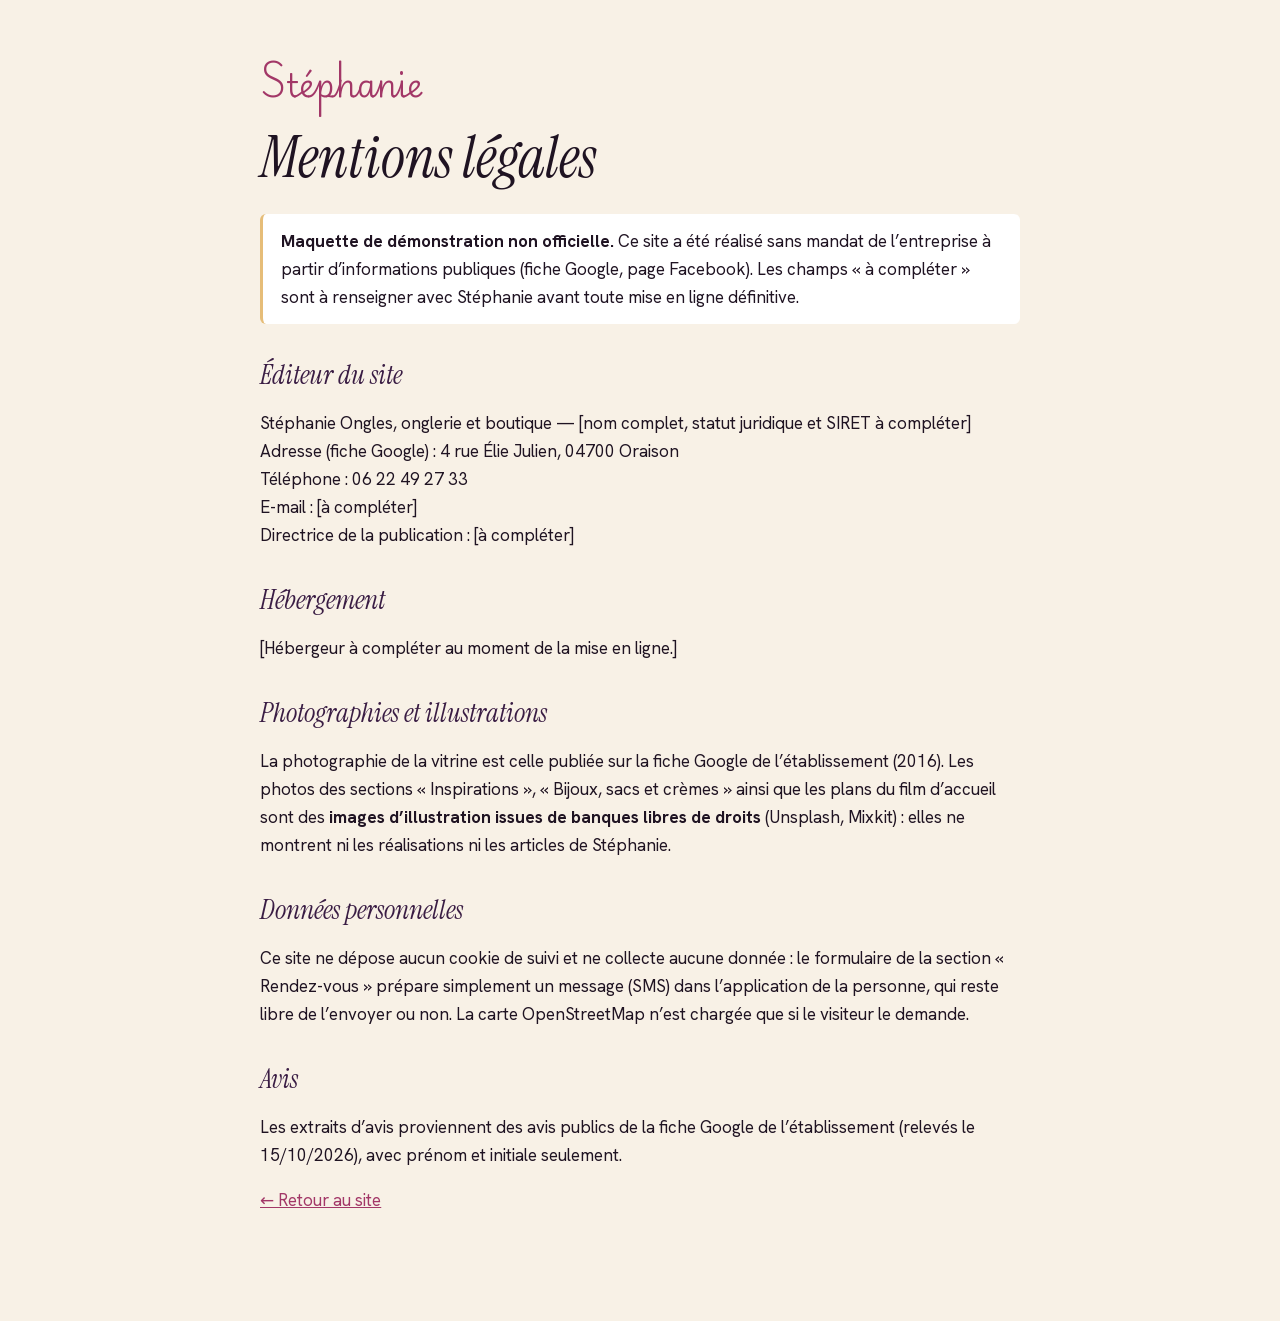
<file: mentions-legales.html>
<!doctype html>
<html lang="fr">
<head>
<meta charset="utf-8">
<meta name="viewport" content="width=device-width, initial-scale=1">
<title>Mentions légales · Stéphanie Ongles</title>
<meta name="robots" content="noindex, nofollow">
<link rel="icon" type="image/png" sizes="32x32" href="assets/img/favicon-32.png">
<style>
@font-face { font-family: 'Hanken Grotesk'; src: url(assets/fonts/hanken-grotesk-latin-var.woff2) format('woff2'); font-weight: 100 900; font-display: swap; }
@font-face { font-family: 'Instrument Serif'; src: url(assets/fonts/instrument-serif-latin.woff2) format('woff2'); font-display: swap; }
@font-face { font-family: 'Playwrite FR Moderne'; src: url(assets/fonts/playwrite-fr-moderne-var.woff2) format('woff2'); font-weight: 100 400; font-display: swap; }
body { margin: 0; background: #f8f1e6; color: #1f1322; font: 17px/1.65 'Hanken Grotesk', system-ui, sans-serif; }
main { width: min(760px, calc(100vw - 40px)); margin: 0 auto; padding: 56px 0 90px; }
.sig { font-family: 'Playwrite FR Moderne', cursive; font-weight: 300; font-size: 2rem; color: #a23767; text-decoration: none; }
h1 { font: 400 clamp(2.4rem, 7vw, 3.6rem)/1.05 'Instrument Serif', Georgia, serif; margin: 1.2rem 0 1.6rem; }
h2 { font: 400 1.7rem/1.2 'Instrument Serif', Georgia, serif; margin: 2.2rem 0 .5rem; color: #3a1d44; }
a { color: #a23767; }
.todo { background: #fff; border-left: 3px solid #e6bd78; padding: .8rem 1.1rem; border-radius: 6px; }
</style>
</head>
<body>
<main>
<a class="sig" href="index.html">Stéphanie</a>
<h1>Mentions légales</h1>
<p class="todo"><b>Maquette de démonstration non officielle.</b> Ce site a été réalisé sans mandat de l’entreprise à partir d’informations publiques (fiche Google, page Facebook). Les champs « à compléter » sont à renseigner avec Stéphanie avant toute mise en ligne définitive.</p>

<h2>Éditeur du site</h2>
<p>Stéphanie Ongles, onglerie et boutique — [nom complet, statut juridique et SIRET à compléter]<br>
Adresse (fiche Google)&nbsp;: 4 rue Élie Julien, 04700 Oraison<br>
Téléphone&nbsp;: 06 22 49 27 33<br>
E-mail&nbsp;: [à compléter]<br>
Directrice de la publication&nbsp;: [à compléter]</p>

<h2>Hébergement</h2>
<p>[Hébergeur à compléter au moment de la mise en ligne.]</p>

<h2>Photographies et illustrations</h2>
<p>La photographie de la vitrine est celle publiée sur la fiche Google de l’établissement (2016). Les photos des sections « Inspirations », « Bijoux, sacs et crèmes » ainsi que les plans du film d’accueil sont des <b>images d’illustration issues de banques libres de droits</b> (Unsplash, Mixkit) : elles ne montrent ni les réalisations ni les articles de Stéphanie.</p>

<h2>Données personnelles</h2>
<p>Ce site ne dépose aucun cookie de suivi et ne collecte aucune donnée : le formulaire de la section « Rendez-vous » prépare simplement un message (SMS) dans l’application de la personne, qui reste libre de l’envoyer ou non. La carte OpenStreetMap n’est chargée que si le visiteur le demande.</p>

<h2>Avis</h2>
<p>Les extraits d’avis proviennent des avis publics de la fiche Google de l’établissement (relevés le 15/10/2026), avec prénom et initiale seulement.</p>
<p><a href="index.html">← Retour au site</a></p>
</main>
</body>
</html>
</file>
<file: assets/vendor/lenis.css>
html.lenis,html.lenis body{height:auto}.lenis:not(.lenis-autoToggle).lenis-stopped{overflow:clip}.lenis.lenis-smooth [data-lenis-prevent]{overscroll-behavior:contain}.lenis.lenis-smooth iframe{pointer-events:none}.lenis.lenis-autoToggle{transition-property:overflow;transition-duration:1ms;transition-behavior:allow-discrete}
</file>
<file: assets/css/style.css>
/* Stéphanie Ongles · « l'ardoise et la vitrine » : aubergine, crème de bougie, rose ; cursive d'école comme son ardoise.
   Polices hébergées (assets/fonts) : Instrument Serif, Hanken Grotesk, Playwrite FR Moderne. */
@font-face { font-family: 'Instrument Serif'; src: url(../fonts/instrument-serif-latin.woff2) format('woff2'); font-weight: 400; font-style: normal; font-display: swap; }
@font-face { font-family: 'Instrument Serif'; src: url(../fonts/instrument-serif-italic-latin.woff2) format('woff2'); font-weight: 400; font-style: italic; font-display: swap; }
@font-face { font-family: 'Hanken Grotesk'; src: url(../fonts/hanken-grotesk-latin-var.woff2) format('woff2'); font-weight: 100 900; font-style: normal; font-display: swap; }
@font-face { font-family: 'Playwrite FR Moderne'; src: url(../fonts/playwrite-fr-moderne-var.woff2) format('woff2'); font-weight: 100 400; font-style: normal; font-display: swap; }

:root {
  --ink: #150b19;          /* fond le plus sombre (aubergine noire) */
  --plum: #2a1431;         /* sections sombres */
  --plum-2: #3a1d44;
  --slate: #181319;        /* ardoise */
  --rose: #eaa3c0;
  --rose-deep: #a23767;
  --candle: #f6dfb2;       /* crème de bougie */
  --gold: #e6bd78;
  --gold-deep: #b98a3e;
  --paper: #f8f1e6;        /* crème claire */
  --blush: #f5e2e3;
  --text: #1f1322;         /* texte sur fond clair */
  --muted: #5d4b61;        /* texte atténué sur fond clair (≥ 7:1 sur --paper) */
  --chalk: #f4efe7;        /* texte sur fond sombre */
  --chalk-dim: rgba(244, 239, 231, .76);
  --serif: 'Instrument Serif', 'Cormorant Garamond', Georgia, serif;
  --sans: 'Hanken Grotesk', system-ui, -apple-system, 'Segoe UI', sans-serif;
  --script: 'Playwrite FR Moderne', 'Segoe Script', 'Bradley Hand', cursive;
  --head-h: 76px;
  --wrap: min(1240px, calc(100vw - 2 * clamp(20px, 5vw, 56px)));
  --ease: cubic-bezier(.2, .8, .2, 1);
}
*, *::before, *::after { box-sizing: border-box; }
html { -webkit-text-size-adjust: 100%; scroll-padding-top: calc(var(--head-h) + 12px); }
body { margin: 0; font-family: var(--sans); font-size: 17px; line-height: 1.6; color: var(--text); background: var(--paper); -webkit-font-smoothing: antialiased; text-rendering: optimizeLegibility; }
body.is-locked { overflow: hidden; }
img, video, svg { display: block; max-width: 100%; }
img { height: auto; }
a { color: inherit; text-decoration-thickness: 1px; text-underline-offset: 3px; }
button { font: inherit; color: inherit; background: none; border: 0; padding: 0; cursor: pointer; }
h1, h2, h3, p, ol, ul, figure, blockquote { margin: 0; padding: 0; }
ol, ul { list-style: none; }
address { font-style: normal; }
:focus-visible { outline: 2px solid var(--gold); outline-offset: 3px; border-radius: 4px; }
.sr { position: absolute; width: 1px; height: 1px; overflow: hidden; clip: rect(0 0 0 0); white-space: nowrap; }
.skip { position: fixed; left: 12px; top: -60px; z-index: 200; background: var(--gold); color: var(--ink); padding: 10px 16px; border-radius: 999px; font-weight: 600; transition: top .2s; }
.skip:focus { top: 12px; }
.wrap { width: var(--wrap); margin-inline: auto; }
.ico { width: 1.15em; height: 1.15em; flex: none; }
.flip { transform: scaleX(-1); }
.script { font-family: var(--script); font-weight: 300; }
main { overflow-x: clip; }

/* ------------------------------------------------------------ boutons */
.btn { --bg: transparent; --fg: var(--chalk); --bd: rgba(244,239,231,.38); display: inline-flex; align-items: center; justify-content: center; gap: .6em; padding: .95em 1.55em; border-radius: 999px; border: 1px solid var(--bd); background: var(--bg); color: var(--fg); font-weight: 600; font-size: .95rem; letter-spacing: .01em; text-decoration: none; line-height: 1.1; transition: background .35s var(--ease), color .35s var(--ease), border-color .35s, transform .35s var(--ease), box-shadow .35s; will-change: transform; }
.btn--gold { --bg: linear-gradient(120deg, #f0cd8c, #dba95b); --fg: #2a1431; --bd: transparent; box-shadow: 0 10px 30px -12px rgba(230,189,120,.65); }
.btn--gold:hover { box-shadow: 0 14px 38px -10px rgba(230,189,120,.85); filter: brightness(1.04); }
.btn--ghost:hover { background: rgba(244,239,231,.12); border-color: var(--chalk); }
.btn--sm { padding: .7em 1.15em; font-size: .88rem; }
.eyebrow { font-size: .78rem; text-transform: uppercase; letter-spacing: .24em; font-weight: 600; color: var(--rose-deep); margin-bottom: 1.1rem; }
.eyebrow--rose { color: var(--rose); }
.eyebrow--chalk { color: var(--candle); }
.h2 { font-family: var(--serif); font-weight: 400; font-size: clamp(2.3rem, 5.2vw, 4.6rem); line-height: 1.02; letter-spacing: -.012em; max-width: 18ch; }
.h2--light, .h2--chalk { color: var(--chalk); }
.h2 .script { display: inline-block; font-size: .72em; color: var(--gold); letter-spacing: 0; line-height: 1.7; }
.lead { font-size: clamp(1.05rem, 1.5vw, 1.28rem); line-height: 1.7; color: var(--muted); max-width: 52ch; }
.lead--light { color: var(--chalk-dim); }
.mini { font-size: .84rem; color: var(--muted); }
.slate .mini, .objets .mini, .rdv .mini, .come .mini { color: var(--chalk-dim); }
.link { display: inline-flex; align-items: center; gap: .5em; font-weight: 600; color: var(--rose-deep); }
.sw { display: inline-block; overflow: hidden; vertical-align: top; padding-bottom: .12em; margin-bottom: -.12em; }
.swi { display: inline-block; will-change: transform; }
.w { transition: none; }
.stars { display: inline-flex; gap: 2px; color: var(--gold); }
.stars svg { width: 1em; height: 1em; }
.stars .half { opacity: .5; }
.stars--lg { font-size: 1.5rem; }

/* ------------------------------------------------------------ écran d'accueil */
.loader { position: fixed; inset: 0; z-index: 300; pointer-events: all; }
.loader__panel { position: absolute; top: 0; bottom: 0; width: 51%; background: linear-gradient(180deg, #1b0f20, #12081a); overflow: hidden; }
.loader__panel::after { content: ''; position: absolute; inset: 0; background: repeating-linear-gradient(90deg, rgba(255,235,205,.045) 0 2px, transparent 2px 46px), radial-gradient(70% 60% at 50% 40%, rgba(230,189,120,.16), transparent 70%); }
.loader__panel--l { left: 0; border-right: 1px solid rgba(246,223,178,.18); }
.loader__panel--r { right: 0; }
.loader__mid { position: absolute; inset: 0; display: grid; place-content: center; text-align: center; gap: .7rem; color: var(--chalk); z-index: 2; }
.loader__sign { font-family: var(--script); font-weight: 300; font-size: clamp(3.4rem, 11vw, 7.5rem); color: var(--candle); line-height: 1.1; clip-path: inset(0 100% 0 0); animation: sign 1.5s .15s var(--ease) forwards; text-shadow: 0 0 40px rgba(246,223,178,.25); }
@keyframes sign { to { clip-path: inset(0 0 0 0); } }
.loader__sub { font-size: .75rem; letter-spacing: .3em; text-transform: uppercase; color: var(--chalk-dim); }
.loader__bar { width: min(240px, 60vw); height: 2px; margin: .8rem auto 0; background: rgba(244,239,231,.18); overflow: hidden; }
.loader__bar i { display: block; height: 100%; background: var(--gold); transform: scaleX(0); transform-origin: left; }
.progress { position: fixed; left: 0; right: 0; top: 0; height: 3px; z-index: 120; pointer-events: none; }
.progress i { display: block; height: 100%; background: linear-gradient(90deg, var(--rose), var(--gold)); transform: scaleX(0); transform-origin: left; }
.glow { position: fixed; left: 0; top: 0; width: 460px; height: 460px; margin: -230px 0 0 -230px; border-radius: 50%; background: radial-gradient(circle, rgba(246,205,140,.2), rgba(246,205,140,0) 62%); pointer-events: none; z-index: 5; opacity: 0; transition: opacity .5s; mix-blend-mode: screen; }
.glow.is-on { opacity: 1; }

/* ------------------------------------------------------------ en-tête */
.head { position: fixed; inset: 0 0 auto 0; z-index: 100; height: var(--head-h); color: var(--chalk); transition: background .5s, backdrop-filter .5s, box-shadow .5s, color .3s; }
.head.is-solid { background: rgba(21, 11, 25, .82); backdrop-filter: blur(14px) saturate(1.2); -webkit-backdrop-filter: blur(14px) saturate(1.2); box-shadow: 0 1px 0 rgba(244,239,231,.08); }
.head__in { width: min(1400px, calc(100vw - 2 * clamp(16px, 3.4vw, 44px))); height: 100%; margin-inline: auto; display: flex; align-items: center; justify-content: space-between; gap: 1.2rem; }
.logo { display: flex; flex-direction: column; text-decoration: none; line-height: 1; }
.logo__sig { font-family: var(--script); font-size: 1.7rem; color: var(--candle); font-weight: 300; }
.logo__sub { font-size: .6rem; letter-spacing: .24em; text-transform: uppercase; color: var(--chalk-dim); margin-top: .55rem; }
.nav { display: flex; gap: clamp(.9rem, 2.2vw, 2.1rem); }
.nav a { position: relative; text-decoration: none; font-size: .92rem; font-weight: 500; padding: .4rem 0; }
.nav a::after { content: ''; position: absolute; left: 0; right: 0; bottom: 0; height: 1px; background: var(--gold); transform: scaleX(0); transform-origin: left; transition: transform .45s var(--ease); }
.nav a:hover::after { transform: scaleX(1); }
.head__act { display: flex; align-items: center; gap: .6rem; }
.burger { display: none; width: 46px; height: 46px; border-radius: 50%; border: 1px solid rgba(244,239,231,.4); position: relative; }
.burger i { position: absolute; left: 14px; right: 14px; height: 1.5px; background: currentColor; transition: transform .4s var(--ease); }
.burger i:nth-child(1) { top: 20px; } .burger i:nth-child(2) { top: 26px; }
.head.menu-open .burger i:nth-child(1) { transform: translateY(3px) rotate(45deg); }
.head.menu-open .burger i:nth-child(2) { transform: translateY(-3px) rotate(-45deg); }
.menu { position: fixed; inset: 0; z-index: 90; background: radial-gradient(90% 70% at 70% 20%, #3a1d44, #150b19); color: var(--chalk); padding: calc(var(--head-h) + 20px) clamp(24px, 7vw, 64px) 32px; display: flex; opacity: 0; clip-path: circle(0% at 92% 6%); transition: clip-path .9s var(--ease), opacity .5s; }
.menu.is-open { opacity: 1; clip-path: circle(150% at 92% 6%); }
.menu__in { display: flex; flex-direction: column; justify-content: center; gap: .3rem; width: 100%; }
.menu__in > a { font-family: var(--serif); font-size: clamp(2.2rem, 9vw, 3.6rem); text-decoration: none; display: flex; align-items: baseline; gap: .8rem; line-height: 1.15; }
.menu__in > a b { font-family: var(--sans); font-size: .72rem; letter-spacing: .2em; color: var(--gold); font-weight: 600; }
.menu__foot { margin-top: 1.4rem; display: flex; flex-direction: column; gap: .3rem; color: var(--chalk-dim); font-size: .95rem; }
.menu__foot a { color: var(--candle); font-size: 1.2rem; }

/* ------------------------------------------------------------ héros */
.hero { position: relative; height: 100svh; min-height: 620px; background: var(--ink); color: var(--chalk); }
.hero__stage { position: relative; height: 100%; overflow: clip; }
.hero__media { position: absolute; inset: -4% -2% -2%; will-change: transform; }
.hero__poster, .hero__video { position: absolute; inset: 0; width: 100%; height: 100%; object-fit: cover; }
.hero__poster img { width: 100%; height: 100%; object-fit: cover; }
.hero__video { opacity: 0; transition: opacity 1s; }
.hero__video.is-on { opacity: 1; }
.hero__veil { position: absolute; inset: 0; background: linear-gradient(180deg, rgba(21,11,25,.62) 0%, rgba(21,11,25,0) 24%, rgba(21,11,25,0) 42%, rgba(21,11,25,.78) 100%), linear-gradient(90deg, rgba(21,11,25,.62) 0%, rgba(21,11,25,0) 62%); }
.hero__copy { position: absolute; left: clamp(20px, 5vw, 70px); bottom: clamp(70px, 11vh, 120px); max-width: min(1000px, 94vw); z-index: 3; }
.hero__eyebrow { display: inline-flex; align-items: center; gap: .6em; font-size: .78rem; letter-spacing: .26em; text-transform: uppercase; color: var(--candle); margin-bottom: .6rem; }
.hero__eyebrow .ico { width: .9em; height: .9em; color: var(--gold); }
.hero__title { line-height: 1; }
.hero__title .ln { display: block; overflow: hidden; padding: .3em .2em .34em 0; margin-bottom: -.3em; }
.hero__title .ln > span.script { display: inline-block; font-size: clamp(3.7rem, 11.2vw, 10.4rem); color: var(--chalk); line-height: 1.12; text-shadow: 0 6px 50px rgba(0,0,0,.45); letter-spacing: -.01em; }
.hero__lead { margin-top: .9rem; font-size: clamp(1.02rem, 1.5vw, 1.3rem); color: rgba(244,239,231,.9); max-width: 46ch; }
.hero__cta { display: flex; flex-wrap: wrap; gap: .8rem; margin-top: 1.4rem; }
.hero__rate { display: inline-flex; align-items: center; gap: .55rem; margin-top: 1.3rem; font-size: .92rem; text-decoration: none; color: var(--chalk-dim); }
.hero__rate b { color: var(--chalk); font-size: 1.05rem; }
.hero__caps { position: absolute; right: clamp(20px, 4vw, 60px); bottom: clamp(74px, 11vh, 120px); width: min(340px, 80vw); height: 132px; z-index: 3; }
.cap { position: absolute; inset: 0; padding: 1.05rem 1.25rem; border-radius: 20px; background: rgba(30, 14, 36, .46); border: 1px solid rgba(246,223,178,.22); backdrop-filter: blur(14px) saturate(1.25); -webkit-backdrop-filter: blur(14px) saturate(1.25); opacity: 0; transform: translateY(14px); transition: opacity .8s var(--ease), transform .8s var(--ease); }
.cap.is-on { opacity: 1; transform: none; }
.cap__k { font-family: var(--script); font-size: 1.45rem; color: var(--candle); line-height: 1.5; margin-bottom: .3rem; }
.cap__t { font-size: .95rem; color: var(--chalk); line-height: 1.4; margin-top: .15rem; }
.hero__steps { position: absolute; right: clamp(20px, 4vw, 60px); bottom: clamp(36px, 6vh, 64px); display: flex; gap: .9rem; font-size: .74rem; letter-spacing: .14em; color: rgba(244,239,231,.5); z-index: 3; }
.hero__steps li { position: relative; padding-bottom: .35rem; transition: color .5s; }
.hero__steps li::after { content: ''; position: absolute; left: 0; right: 0; bottom: 0; height: 1px; background: var(--gold); transform: scaleX(0); transform-origin: left; transition: transform .6s var(--ease); }
.hero__steps li.is-on { color: var(--candle); }
.hero__steps li.is-on::after { transform: scaleX(1); }
.hero__pause { position: absolute; left: clamp(20px, 5vw, 70px); bottom: clamp(24px, 4.5vh, 44px); display: inline-flex; align-items: center; gap: .5rem; z-index: 3; font-size: .78rem; letter-spacing: .08em; text-transform: uppercase; color: var(--chalk-dim); padding: .45rem .8rem .45rem .6rem; border: 1px solid rgba(244,239,231,.26); border-radius: 999px; }
.hero__pause:hover { color: var(--chalk); border-color: var(--chalk); }
.hero__pause.is-blocked { color: #ffd6e6; border-color: var(--rose); background: rgba(178, 72, 119, .35); animation: blink 1.4s ease-in-out infinite; }
@keyframes blink { 50% { box-shadow: 0 0 0 7px rgba(234, 163, 192, .0); background: rgba(178, 72, 119, .6); } }
.hero__cue { position: absolute; left: 50%; bottom: clamp(16px, 3vh, 30px); transform: translateX(-50%); z-index: 3; display: none; flex-direction: column; align-items: center; gap: .4rem; font-size: .66rem; letter-spacing: .3em; text-transform: uppercase; color: var(--chalk-dim); text-decoration: none; }
.hero__cue i { width: 1px; height: 34px; background: linear-gradient(var(--gold), transparent); animation: cue 2.2s ease-in-out infinite; transform-origin: top; }
@keyframes cue { 0% { transform: scaleY(0); } 50% { transform: scaleY(1); } 100% { transform: scaleY(0); transform-origin: bottom; } }

/* ------------------------------------------------------------ bandeau */
.marquee { background: var(--gold); color: var(--ink); overflow: hidden; padding: .95rem 0; border-block: 1px solid rgba(21,11,25,.18); }
.marquee__track { display: flex; width: max-content; align-items: center; gap: 2rem; padding-left: 2rem; will-change: transform; }
.marquee__track span { font-family: var(--serif); font-size: clamp(1.3rem, 2.4vw, 1.9rem); font-style: italic; white-space: nowrap; }
.marquee__track i { width: 7px; height: 7px; background: var(--ink); transform: rotate(45deg); flex: none; }

/* ------------------------------------------------------------ la boutique */
.shop { padding: clamp(84px, 13vw, 170px) 0; background: var(--paper); position: relative; }
.shop__grid { display: grid; grid-template-columns: minmax(0, 1.02fr) minmax(0, 1fr); gap: clamp(36px, 6vw, 96px); align-items: center; }
.shop__text .lead { margin: 1.6rem 0 0; color: var(--text); }
.traits { margin-top: 1.7rem; display: grid; gap: .8rem; }
.traits li { display: flex; flex-direction: column; padding-left: 1.1rem; border-left: 2px solid var(--gold); }
.traits b { font-family: var(--serif); font-weight: 400; font-size: 1.35rem; line-height: 1.2; }
.traits span { font-size: .8rem; color: var(--muted); letter-spacing: .04em; }
.stats { margin-top: 2.2rem; display: flex; flex-wrap: wrap; gap: 1.2rem 2.6rem; }
.stats p { display: flex; flex-direction: column; }
.stats b { font-family: var(--serif); font-weight: 400; font-size: clamp(2.6rem, 5vw, 4rem); line-height: 1; color: var(--rose-deep); }
.stats span { font-size: .82rem; color: var(--muted); margin-top: .3rem; }
.shop__figs { position: relative; padding: 0 0 clamp(20px, 5vw, 60px); }
.shop__a { position: relative; border-radius: 28px 28px 200px 28px; overflow: hidden; background: var(--ink); box-shadow: 0 40px 80px -40px rgba(42,20,49,.7); }
.shop__a img { width: 100%; aspect-ratio: 4 / 3.2; object-fit: cover; transform: scale(1.06); }
.shop__a figcaption { position: absolute; left: 1.2rem; bottom: 1rem; right: 30%; font-size: .72rem; line-height: 1.35; letter-spacing: .06em; color: var(--chalk); text-shadow: 0 1px 8px rgba(0,0,0,.8); }
.shop__b { position: absolute; right: -2%; bottom: -2%; width: 36%; border-radius: 120px 120px 22px 22px; overflow: hidden; border: 6px solid var(--paper); box-shadow: 0 30px 60px -30px rgba(42,20,49,.8); background: var(--ink); }
.shop__b img { width: 100%; aspect-ratio: 4/5; object-fit: cover; }
.shop__c { position: absolute; left: -6%; top: -6%; width: 46%; border-radius: 12px; overflow: hidden; border: 5px solid var(--paper); transform: rotate(-4deg); box-shadow: 0 24px 40px -24px rgba(42,20,49,.7); background: var(--ink); }
.shop__spark { position: absolute; right: 4%; top: -4%; width: 54px; height: 54px; color: var(--gold); animation: spin 14s linear infinite; }
@keyframes spin { to { transform: rotate(360deg); } }

/* ------------------------------------------------------------ l'ardoise */
.slate { position: relative; padding: clamp(84px, 12vw, 160px) 0; color: var(--chalk); background: var(--slate); isolation: isolate; }
.slate::before { content: ''; position: absolute; inset: 0; z-index: -1; background:
  radial-gradient(60% 50% at 18% 10%, rgba(255,255,255,.07), transparent 70%),
  radial-gradient(50% 40% at 90% 85%, rgba(234,163,192,.08), transparent 70%),
  url("data:image/svg+xml;utf8,<svg xmlns='http://www.w3.org/2000/svg' width='320' height='320'><filter id='n'><feTurbulence type='fractalNoise' baseFrequency='.9' numOctaves='3' stitchTiles='stitch'/><feColorMatrix values='0 0 0 0 1  0 0 0 0 1  0 0 0 0 1  0 0 0 .5 0'/></filter><rect width='100%' height='100%' filter='url(%23n)' opacity='.16'/></svg>"); }
.slate::after { content: ''; position: absolute; inset: clamp(10px, 1.6vw, 22px); border: 1px solid rgba(246,223,178,.22); border-radius: 18px; pointer-events: none; z-index: -1; }
.slate .h2 { max-width: 16ch; }
.chalk-line { width: min(520px, 80%); height: 20px; color: var(--candle); margin: .8rem 0 0; opacity: .85; }
.slate__intro { margin-top: 1.4rem; max-width: 56ch; color: var(--chalk-dim); }
.slate__intro b { color: var(--candle); font-weight: 600; }
.lignes { margin-top: clamp(34px, 5vw, 60px); display: grid; grid-template-columns: repeat(2, minmax(0, 1fr)); column-gap: clamp(30px, 6vw, 96px); }
.ligne { position: relative; display: grid; grid-template-columns: auto 1fr auto; gap: 0 1.2rem; align-items: center; padding: 1.35rem 0; border-bottom: 1px dashed rgba(246,223,178,.26); transition: background .4s; }
.ligne__n { font-size: .74rem; letter-spacing: .18em; color: var(--gold); width: 1.8rem; }
.ligne__t h3 { font-family: var(--script); font-weight: 300; font-size: clamp(1.5rem, 2.5vw, 2.15rem); line-height: 1.6; margin-bottom: .45rem; color: var(--chalk); text-shadow: 0 0 1px rgba(255,255,255,.5), 0 0 14px rgba(255,255,255,.08); }
.ligne__t p { font-size: .94rem; color: var(--chalk-dim); margin-top: .1rem; }
.ligne__b { width: 46px; height: 46px; border-radius: 50%; border: 1px solid rgba(246,223,178,.4); display: grid; place-items: center; color: var(--candle); transition: background .35s, color .35s, transform .35s var(--ease); }
.ligne:hover .ligne__b, .ligne__b:focus-visible { background: var(--gold); color: var(--ink); transform: rotate(-35deg); }
.ligne.is-picked .ligne__b { background: var(--gold); color: var(--ink); }
.slate__foot { margin-top: 2.2rem; display: flex; align-items: center; gap: .6rem; color: var(--chalk-dim); }
.slate__foot .ico { color: var(--gold); }
.slate__foot a { color: var(--candle); }

/* ------------------------------------------------------------ inspirations */
.insp { background: var(--blush); position: relative; }
.insp__pin { height: 100svh; min-height: 420px; display: flex; flex-direction: column; }   /* tout tient dans l'écran : titre + cartes + légendes */
.insp__head { display: grid; gap: 0; flex: none; margin-bottom: clamp(10px, 2.2vh, 28px); padding-top: calc(var(--head-h) + clamp(12px, 3vh, 40px)); }
.insp__head .h2 { font-size: clamp(2rem, min(4.6vw, 7.4vh), 3.9rem); max-width: none; }
.insp__head .eyebrow { margin-bottom: .6rem; }
.insp__note { margin-top: clamp(.5rem, 1.4vh, 1.1rem); max-width: 66ch; color: var(--muted); font-size: .94rem; }
.insp__note .ico { display: inline-block; vertical-align: -.2em; margin-right: .4em; }
.insp__note .ico { color: var(--rose-deep); }
.insp__note b { color: var(--text); }
.rail { flex: 1; min-height: 0; padding-bottom: clamp(20px, 4.5vh, 56px); }
.rail__track { display: flex; gap: clamp(14px, 2vw, 28px); padding-inline: clamp(20px, 5vw, 70px); align-items: stretch; height: 100%; width: max-content; }
.rail__track > li { display: flex; align-items: center; height: 100%; }
.rc { position: relative; display: block; height: 100%; max-height: 640px; border-radius: 24px; overflow: hidden; background: var(--ink); text-align: left; color: var(--chalk); box-shadow: 0 30px 50px -34px rgba(42,20,49,.8); transition: transform .6s var(--ease); }
.rc img { width: auto; height: 100%; max-width: none; object-fit: cover; transition: transform 1.1s var(--ease); }
.rc::after { content: ''; position: absolute; inset: 0; background: linear-gradient(180deg, transparent 52%, rgba(21,11,25,.82)); }
.rc:hover img { transform: scale(1.06); }
.rc__n { position: absolute; z-index: 2; top: 1rem; left: 1.1rem; font-size: .72rem; letter-spacing: .2em; background: rgba(21,11,25,.5); padding: .3rem .6rem; border-radius: 999px; backdrop-filter: blur(6px); }
.rc__t { position: absolute; z-index: 2; left: 1.2rem; right: 1.2rem; bottom: 1rem; font-family: var(--serif); font-size: clamp(1.5rem, 2.2vw, 2rem); line-height: 1.1; }
.lb { border: 0; padding: 0; background: transparent; color: var(--chalk); max-width: min(92vw, 980px); max-height: 94svh; margin: auto; overflow: visible; }
.lb::backdrop { background: rgba(14, 6, 18, .88); backdrop-filter: blur(6px); }
.lb[open] { display: flex; flex-direction: column; align-items: center; gap: 1rem; animation: lbin .5s var(--ease); }
@keyframes lbin { from { opacity: 0; transform: translateY(20px) scale(.97); } }
.lb__fig { max-height: 66svh; display: flex; flex-direction: column; align-items: center; }
.lb__fig img { max-height: 62svh; width: auto; max-width: 100%; border-radius: 18px; box-shadow: 0 40px 90px -30px rgba(0,0,0,.8); }
.lb__fig figcaption { font-family: var(--serif); font-size: 1.6rem; margin-top: .7rem; text-align: center; }
.lb__note { font-size: .8rem; color: var(--chalk-dim); text-align: center; }
.lb__x { position: absolute; right: -6px; top: -50px; width: 44px; height: 44px; border-radius: 50%; border: 1px solid rgba(244,239,231,.4); display: grid; place-items: center; }

/* ------------------------------------------------------------ bijoux, sacs, crèmes */
.objets { background: radial-gradient(80% 60% at 80% 20%, var(--plum-2), var(--plum) 55%, var(--ink)); color: var(--chalk); padding: clamp(84px, 12vw, 160px) 0; position: relative; }
.objets__grid { display: grid; grid-template-columns: minmax(0, .9fr) minmax(0, 1.1fr); gap: clamp(34px, 6vw, 90px); align-items: center; }
.objets__text .lead { margin: 1.5rem 0 .8rem; }
.objets__text .btn { margin-top: 1.4rem; }
.objets__figs { display: grid; grid-template-columns: 1fr 1fr 1fr; gap: clamp(10px, 1.6vw, 22px); align-items: end; }
.arch { position: relative; border-radius: 999px 999px 18px 18px; overflow: hidden; background: var(--ink); }
.arch img { width: 100%; object-fit: cover; }
.arch--a img { aspect-ratio: 3/5; } .arch--b img { aspect-ratio: 3/4.3; } .arch--c img { aspect-ratio: 3/4; }
.arch--b { margin-bottom: 9%; } .arch--c { margin-bottom: 20%; }
.arch figcaption { position: absolute; left: 0; right: 0; bottom: 1rem; text-align: center; font-family: var(--script); font-size: 1.25rem; color: var(--chalk); text-shadow: 0 2px 14px rgba(0,0,0,.7); }
.arch::after { content: ''; position: absolute; inset: 0; background: linear-gradient(180deg, transparent 60%, rgba(21,11,25,.6)); pointer-events: none; }

/* ------------------------------------------------------------ rendez-vous */
.rdv { background: linear-gradient(180deg, var(--ink), #1d0e22); color: var(--chalk); padding: clamp(84px, 12vw, 160px) 0; position: relative; }
.rdv::before { content: ''; position: absolute; inset: 0; background: radial-gradient(40% 40% at 12% 20%, rgba(234,163,192,.13), transparent 70%), radial-gradient(40% 40% at 90% 80%, rgba(230,189,120,.1), transparent 70%); pointer-events: none; }
.rdv__grid { position: relative; display: grid; grid-template-columns: minmax(0, .85fr) minmax(0, 1.15fr); gap: clamp(34px, 6vw, 90px); align-items: start; }
.rdv__intro { position: sticky; top: calc(var(--head-h) + 28px); }
.rdv__intro .lead { margin: 1.4rem 0 1.6rem; }
.how { display: grid; gap: .9rem; margin-bottom: 1.4rem; }
.how li { display: flex; align-items: center; gap: .9rem; color: var(--chalk-dim); }
.how b { flex: none; width: 34px; height: 34px; border-radius: 50%; border: 1px solid var(--gold); color: var(--gold); display: grid; place-items: center; font-family: var(--serif); font-weight: 400; font-size: 1.1rem; }
.compose { display: grid; gap: 1.5rem; padding: clamp(20px, 3vw, 38px); border-radius: 28px; background: rgba(255,255,255,.045); border: 1px solid rgba(246,223,178,.2); backdrop-filter: blur(6px); }
.compose__f { border: 0; padding: 0; margin: 0; min-width: 0; }
.compose legend { padding: 0; font-family: var(--serif); font-size: 1.5rem; margin-bottom: .8rem; color: var(--candle); }
.chips { display: flex; flex-wrap: wrap; gap: .55rem; }
.chip { display: inline-flex; flex-direction: column; align-items: flex-start; padding: .6rem 1rem; border-radius: 999px; border: 1px solid rgba(244,239,231,.3); font-size: .93rem; font-weight: 500; line-height: 1.2; transition: background .3s, color .3s, border-color .3s, transform .3s var(--ease); }
.chip:hover { border-color: var(--gold); }
.chip[aria-pressed='true'] { background: var(--gold); color: var(--ink); border-color: var(--gold); transform: translateY(-1px); }
.field { display: grid; gap: .4rem; margin-top: 1rem; }
.field > span { font-size: .82rem; color: var(--chalk-dim); letter-spacing: .02em; }
.field input, .field textarea { width: 100%; padding: .85rem 1rem; font: inherit; color: var(--chalk); background: rgba(10,4,14,.55); border: 1px solid rgba(244,239,231,.26); border-radius: 14px; transition: border-color .3s, background .3s; }
.field textarea { resize: vertical; min-height: 130px; line-height: 1.55; }
.field input::placeholder { color: rgba(244,239,231,.46); }
.field input:focus, .field textarea:focus { outline: none; border-color: var(--gold); background: rgba(10,4,14,.8); box-shadow: 0 0 0 3px rgba(230,189,120,.2); }
.field--msg { margin-top: 0; }
.compose__act { display: flex; flex-wrap: wrap; gap: .7rem; margin-top: 1rem; }
.compose__hint { margin-top: .9rem; font-size: .84rem; color: var(--chalk-dim); }

/* ------------------------------------------------------------ avis */
.avis { background: var(--paper); padding: clamp(84px, 12vw, 160px) 0; }
.avis__top { display: grid; grid-template-columns: minmax(0, 1.3fr) minmax(0, .7fr); gap: clamp(30px, 5vw, 80px); align-items: end; margin-bottom: clamp(30px, 5vw, 60px); }
.score { display: grid; gap: .5rem; justify-items: start; padding: 1.4rem 1.6rem; border-radius: 22px; background: #fff; border: 1px solid rgba(42,20,49,.1); box-shadow: 0 24px 50px -36px rgba(42,20,49,.6); }
.score__n { font-family: var(--serif); line-height: 1; display: flex; align-items: baseline; gap: .3rem; }
.score__n b { font-weight: 400; font-size: 4.4rem; color: var(--rose-deep); }
.score__n span { font-size: 1.3rem; color: var(--muted); }
.bars { display: grid; gap: .3rem; width: 100%; margin: .4rem 0; }
.bars li { display: grid; grid-template-columns: 1rem 1fr 1.6rem; align-items: center; gap: .6rem; font-size: .8rem; color: var(--muted); }
.bars i { height: 6px; border-radius: 6px; background: rgba(42,20,49,.1); position: relative; overflow: hidden; }
.bars i::after { content: ''; position: absolute; inset: 0 auto 0 0; width: var(--w); background: linear-gradient(90deg, var(--gold), var(--rose-deep)); border-radius: 6px; transform-origin: left; transform: scaleX(var(--s, 1)); transition: transform 1.4s var(--ease); }
.bars em { font-style: normal; text-align: right; }
.bigq { position: relative; display: grid; min-height: clamp(290px, 34vw, 380px); padding-bottom: 64px; }
.bigq__item { grid-area: 1 / 1; opacity: 0; visibility: hidden; transform: translateY(18px); transition: opacity .8s var(--ease), transform .8s var(--ease), visibility 0s .8s; align-self: start; }
.bigq__item.is-on { opacity: 1; visibility: visible; transform: none; transition-delay: 0s; }
.bigq__item p { font-family: var(--serif); font-size: clamp(1.9rem, 4.2vw, 3.5rem); line-height: 1.12; letter-spacing: -.01em; max-width: 26ch; }
.bigq mark { background: none; color: var(--rose-deep); font-style: italic; }
.bigq footer { margin-top: 1.3rem; font-size: .88rem; color: var(--muted); max-width: 60ch; }
.bigq__ui { position: absolute; left: 0; bottom: 0; display: flex; align-items: center; gap: 1rem; }
.bigq__b { width: 46px; height: 46px; border-radius: 50%; border: 1px solid rgba(42,20,49,.35); display: grid; place-items: center; transition: background .3s, color .3s; }
.bigq__b:hover { background: var(--text); color: var(--paper); }
.bigq__dots { display: flex; gap: .5rem; }
.bigq__dots li { width: 28px; height: 3px; border-radius: 3px; background: rgba(42,20,49,.18); position: relative; overflow: hidden; }
.bigq__dots li.is-on::after { content: ''; position: absolute; inset: 0; background: var(--rose-deep); animation: dot 7s linear forwards; transform-origin: left; }
@keyframes dot { from { transform: scaleX(0); } to { transform: scaleX(1); } }
.mini-avis { display: grid; grid-template-columns: repeat(3, minmax(0, 1fr)); gap: clamp(14px, 2vw, 26px); margin-top: clamp(30px, 5vw, 56px); }
.mini-avis li { padding: 1.4rem 1.5rem; border-radius: 20px; background: #fff; border: 1px solid rgba(42,20,49,.09); display: grid; gap: .6rem; align-content: space-between; }
.mini-avis p { font-family: var(--serif); font-size: 1.45rem; line-height: 1.2; }
.mini-avis span { font-size: .8rem; color: var(--muted); }
.avis__note { margin-top: 1.6rem; max-width: 80ch; }

/* ------------------------------------------------------------ venir */
.come { background: linear-gradient(180deg, #1d0e22, var(--ink)); color: var(--chalk); padding: clamp(84px, 12vw, 150px) 0; }
.come__grid { display: grid; grid-template-columns: minmax(0, 1fr) minmax(0, 1fr); gap: clamp(34px, 6vw, 90px); align-items: stretch; }
.come__addr { margin: 1.6rem 0 1.6rem; display: grid; gap: 1rem; }
.come__line { display: flex; gap: .9rem; align-items: flex-start; font-size: 1.12rem; }
.come__line .ico { color: var(--gold); margin-top: .22em; width: 1.3em; height: 1.3em; }
.come__line a { color: var(--candle); font-family: var(--serif); font-size: 1.7rem; line-height: 1.1; text-decoration: none; }
.come__btns { display: flex; flex-wrap: wrap; gap: .7rem; }
.social { margin-top: 2rem; display: grid; gap: .8rem; }
.social__c { display: flex; align-items: center; gap: 1rem; padding: .8rem 1.1rem .8rem .8rem; border: 1px solid rgba(244,239,231,.2); border-radius: 18px; text-decoration: none; transition: background .35s, border-color .35s, transform .35s var(--ease); }
.social__c:hover { background: rgba(244,239,231,.07); border-color: var(--gold); transform: translateX(4px); }
.social__c img { width: 52px; height: 52px; border-radius: 50%; object-fit: cover; flex: none; }
.social__g { width: 52px; height: 52px; border-radius: 50%; display: grid; place-items: center; background: rgba(230,189,120,.15); color: var(--gold); flex: none; }
.social__c > span:nth-child(2), .social__c > span:nth-of-type(1) + span { display: flex; flex-direction: column; flex: 1; line-height: 1.3; }
.social__c b { font-weight: 600; }
.social__c em { font-style: normal; font-size: .84rem; color: var(--chalk-dim); }
.social__c > .ico { color: var(--gold); margin-left: auto; }
.come__map { position: relative; min-height: 380px; border-radius: 28px; overflow: hidden; background: radial-gradient(70% 70% at 50% 40%, var(--plum-2), var(--plum)); border: 1px solid rgba(246,223,178,.2); display: grid; place-items: center; }
.come__map iframe { position: absolute; inset: 0; width: 100%; height: 100%; border: 0; filter: sepia(.25) saturate(.9) hue-rotate(-10deg) brightness(.95); }
.map__card { text-align: center; padding: 2rem; display: grid; gap: .8rem; justify-items: center; }
.map__t { font-family: var(--script); font-size: 2rem; color: var(--candle); }
.map__s { color: var(--chalk-dim); max-width: 30ch; }

/* ------------------------------------------------------------ questions */
.faq { background: var(--paper); padding: clamp(80px, 11vw, 140px) 0; }
.faq__grid { display: grid; grid-template-columns: minmax(0, .8fr) minmax(0, 1.2fr); gap: clamp(30px, 6vw, 90px); }
.qa { border-bottom: 1px solid rgba(42,20,49,.18); }
.qa__q { width: 100%; display: flex; align-items: center; justify-content: space-between; gap: 1rem; padding: 1.4rem 0; text-align: left; font-family: var(--serif); font-size: clamp(1.35rem, 2.2vw, 1.75rem); line-height: 1.2; }
.qa__q i { flex: none; width: 34px; height: 34px; border-radius: 50%; border: 1px solid rgba(42,20,49,.35); position: relative; transition: background .35s, transform .5s var(--ease); }
.qa__q i::before, .qa__q i::after { content: ''; position: absolute; left: 9px; right: 9px; top: 50%; height: 1.5px; background: currentColor; transition: transform .4s var(--ease); }
.qa__q i::after { transform: rotate(90deg); }
.qa.is-open .qa__q i { background: var(--gold); border-color: var(--gold); transform: rotate(180deg); }
.qa.is-open .qa__q i::after { transform: rotate(0); }
.qa__a { display: grid; grid-template-rows: 0fr; transition: grid-template-rows .55s var(--ease); }
.qa__a > p { overflow: hidden; color: var(--muted); max-width: 60ch; }
.qa.is-open .qa__a { grid-template-rows: 1fr; }
.qa.is-open .qa__a > p { padding-bottom: 1.4rem; }

/* ------------------------------------------------------------ pied de page */
.foot { position: relative; background: var(--ink); color: var(--chalk); padding: clamp(50px, 8vw, 100px) 0 36px; overflow: clip; }
.foot__word { position: relative; text-align: center; font-family: var(--script); font-weight: 200; font-size: clamp(5rem, 24vw, 21rem); line-height: 1.15; color: rgba(246,223,178,.1); white-space: nowrap; margin-bottom: -.3em; user-select: none; }
.foot__word span { display: inline-block; }
.foot__in { position: relative; display: grid; grid-template-columns: auto 1fr; gap: 1.6rem 3rem; align-items: end; padding-top: 2rem; border-top: 1px solid rgba(244,239,231,.14); }
.foot__sig { font-family: var(--script); font-size: 2rem; color: var(--candle); font-weight: 300; line-height: 1.1; }
.foot__sub { font-size: .72rem; letter-spacing: .24em; text-transform: uppercase; color: var(--chalk-dim); margin-top: .5rem; }
.foot__nav { display: flex; flex-wrap: wrap; gap: .6rem 1.6rem; justify-content: flex-end; font-size: .92rem; }
.foot__nav a { text-decoration: none; color: var(--chalk-dim); }
.foot__nav a:hover { color: var(--candle); }
.foot__demo { grid-column: 1 / -1; font-size: .78rem; color: rgba(244,239,231,.55); }

/* ------------------------------------------------------------ barre mobile */
.fab { position: fixed; z-index: 80; left: 12px; right: 12px; bottom: calc(12px + env(safe-area-inset-bottom)); display: none; gap: .6rem; transform: translateY(140%); transition: transform .6s var(--ease); }
.fab.is-on { transform: none; }
.fab__b { flex: 1; display: inline-flex; justify-content: center; align-items: center; gap: .5rem; padding: .95rem 1rem; border-radius: 999px; font-weight: 600; text-decoration: none; backdrop-filter: blur(14px); -webkit-backdrop-filter: blur(14px); }
.fab__b--call { background: rgba(29, 14, 34, .88); color: var(--chalk); border: 1px solid rgba(246,223,178,.3); }
.fab__b--rdv { background: linear-gradient(120deg, #f0cd8c, #dba95b); color: var(--ink); }

/* ------------------------------------------------------------ réactions de contenu (états JS) */
[data-reveal='mask'] { will-change: clip-path; }
@media (hover: none), (pointer: coarse) { .glow { display: none; } }

/* ------------------------------------------------------------ adaptation */
@media (max-width: 1080px) {
  .nav { display: none; }
  .burger { display: block; }
  .head__tel span { display: none; }
  .head__tel { padding: .7em; }
}
@media (max-width: 900px) {
  .shop__grid, .objets__grid, .rdv__grid, .avis__top, .come__grid, .faq__grid { grid-template-columns: minmax(0, 1fr); }
  .lignes { grid-template-columns: minmax(0, 1fr); }
  .rdv__intro { position: static; }
  .objets__figs { max-width: 560px; }
  .mini-avis { grid-template-columns: minmax(0, 1fr); }
  .shop__figs { margin-top: 1rem; }
  .shop__c { left: -2%; }
  .foot__in { grid-template-columns: minmax(0, 1fr); }
  .foot__nav { justify-content: flex-start; }
  .score { max-width: 420px; }
  .insp__pin { height: auto; min-height: 0; }
  .insp__head { padding-top: clamp(100px, 16vw, 140px); margin-bottom: 24px; }
  .insp__head .h2 { font-size: clamp(2.3rem, 9vw, 3.4rem); max-width: 18ch; }
  .rail__track, .rail__track > li { height: auto; }
  .rc { height: auto; max-height: none; width: min(76vw, 340px); }
  .rc img { width: 100%; height: clamp(360px, 108vw, 470px); }
  .rail { flex: none; overflow-x: auto; scroll-snap-type: x proximity; -webkit-overflow-scrolling: touch; padding-bottom: 60px; }
  .rail::-webkit-scrollbar { display: none; }
  .rc { scroll-snap-align: center; }
}
@media (max-width: 820px), (orientation: portrait) and (max-width: 1100px) {
  .hero__veil { background: linear-gradient(180deg, rgba(21,11,25,.72) 0%, rgba(21,11,25,.05) 26%, rgba(21,11,25,.05) 38%, rgba(21,11,25,.9) 100%); }
  .hero__caps { right: auto; left: 20px; top: calc(var(--head-h) + 14px); bottom: auto; width: min(320px, calc(100vw - 40px)); height: 104px; }
  .hero__steps { display: none; }
  .hero__copy { bottom: 92px; }
  .hero__pause { bottom: 94px; left: auto; right: 20px; }
  .hero__cue { display: none; }
  .fab { display: flex; }
  .foot { padding-bottom: 96px; }
}
@media (max-width: 560px) {
  body { font-size: 16px; }
  .head__act .btn--gold { display: none; }
  .logo__sig { font-size: 1.55rem; }
  .btn { padding: .9em 1.25em; }
  .hero__cta .btn { flex: 1 1 100%; }
  .stats { gap: 1rem 1.6rem; }
  .compose { padding: 18px; }
  .compose__act .btn { flex: 1 1 100%; }
  .chip { padding: .55rem .9rem; font-size: .9rem; }
  .arch--c { margin-bottom: 14%; }
  .hero__pause { bottom: 96px; }
}
@media (prefers-reduced-motion: reduce) {
  *, *::before, *::after { animation-duration: .001ms !important; animation-iteration-count: 1 !important; transition-duration: .001ms !important; scroll-behavior: auto !important; }
  .loader { display: none; }
  .loader__sign { clip-path: none; }
  .bars i::after { transform: none; }
  .bigq__item.is-on { opacity: 1; }
}
</file>
